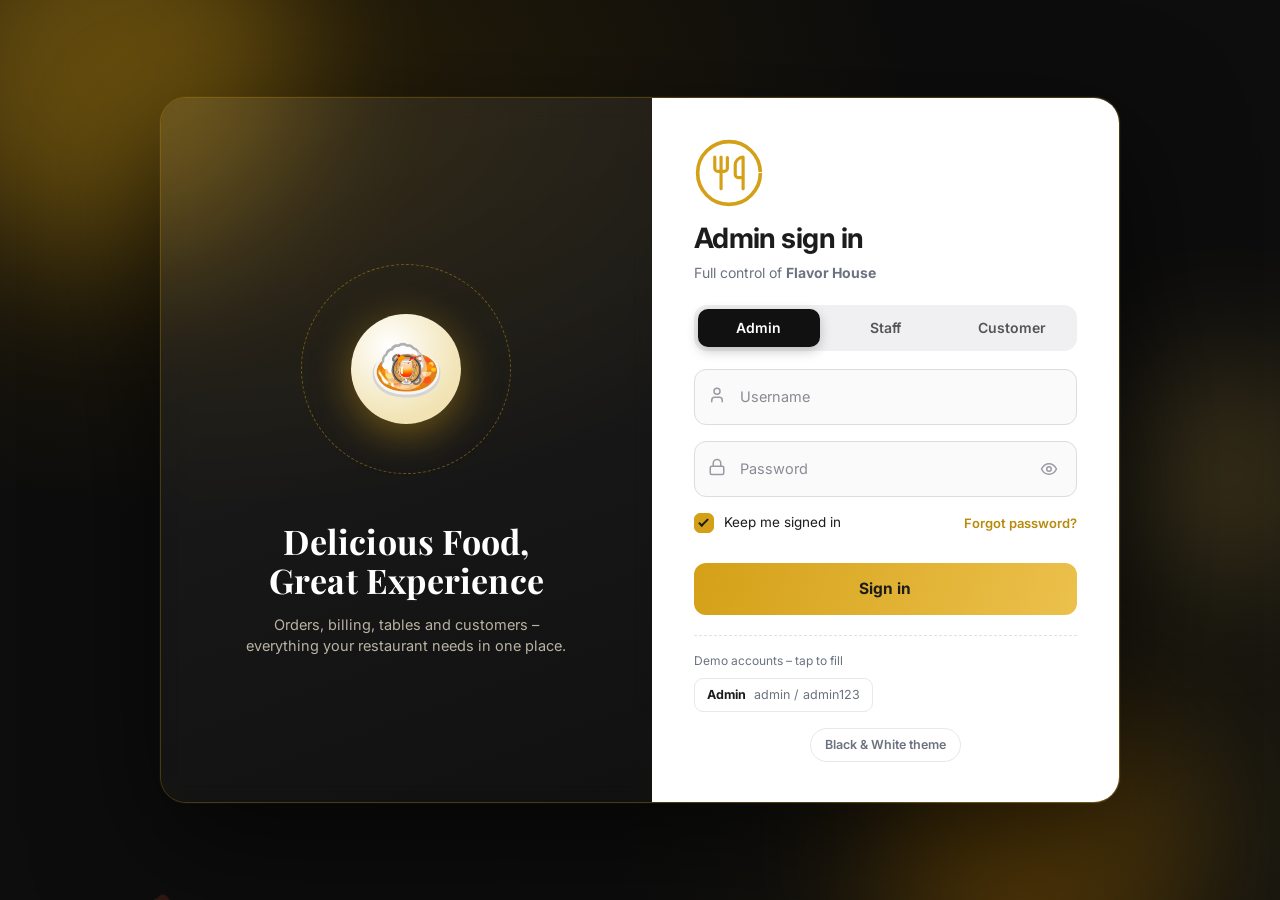
<file: index.html>
<!DOCTYPE html>
<html lang="en">

<head>
    <meta charset="UTF-8">
    <meta name="viewport" content="width=device-width, initial-scale=1, viewport-fit=cover">
    <meta name="theme-color" content="#111111" id="metaTheme">
    <meta name="mobile-web-app-capable" content="yes">
    <meta name="apple-mobile-web-app-capable" content="yes">
    <script>try { var t = localStorage.getItem("fh_theme"); if (t === "bw") document.documentElement.setAttribute("data-theme", "bw") } catch (e) { }</script>
    <title>Flavor House – Restaurant Management</title>
    <link rel="preconnect" href="https://fonts.googleapis.com">
    <link rel="preconnect" href="https://fonts.gstatic.com" crossorigin>
    <link
        href="https://fonts.googleapis.com/css2?family=Inter:wght@400;500;600;700;800&family=Playfair+Display:wght@600;700&display=swap"
        rel="stylesheet">
    <link rel="stylesheet" href="style.css">
</head>

<body>

    <!-- =====================  LOGIN  ===================== -->
    <div id="login" class="login">
        <div class="bg-orbs" aria-hidden="true"><span></span><span></span><span></span></div>
        <div class="floaters" id="floaters" aria-hidden="true"></div>

        <div class="login-shell">
            <!-- brand side -->
            <section class="login-brand">
                <div class="orbit" aria-hidden="true">
                    <div class="orbit-ring"></div>
                    <div class="orbit-center">🍛</div>
                    <span style="--i:0">🍕</span><span style="--i:1">🍔</span><span style="--i:2">🍜</span>
                    <span style="--i:3">🍰</span><span style="--i:4">🥘</span><span style="--i:5">🍹</span>
                </div>
                <h2>Delicious Food,<br>Great Experience</h2>
                <p>Orders, billing, tables and customers – everything your restaurant needs in one place.</p>
            </section>

            <!-- form side -->
            <section class="login-card" id="loginCard">
                <div class="login-logo" id="loginLogo"></div>
                <h1 id="lgTitle">Welcome back</h1>
                <p class="sub" id="lgSub">Sign in to manage <b>Flavor House</b></p>

                <div class="role-tabs" id="roleTabs" role="tablist" aria-label="Sign in as">
                    <button type="button" role="tab" data-role="admin" class="active">Admin</button>
                    <button type="button" role="tab" data-role="staff">Staff</button>
                    <button type="button" role="tab" data-role="customer">Customer</button>
                </div>

                <form id="loginForm" class="only-staff" autocomplete="on" novalidate>
                    <div class="lf-field">
                        <input id="lfUser" name="username" type="text" placeholder=" " autocomplete="username" required>
                        <label for="lfUser">Username</label>
                        <span class="lf-ic" data-ic="user"></span>
                        <i class="lf-line"></i>
                    </div>
                    <div class="lf-field">
                        <input id="lfPass" name="password" type="password" placeholder=" "
                            autocomplete="current-password" required>
                        <label for="lfPass">Password</label>
                        <span class="lf-ic" data-ic="lock"></span>
                        <button type="button" class="lf-eye" id="lfEye" aria-label="Show password"></button>
                        <i class="lf-line"></i>
                    </div>

                    <div class="lf-row">
                        <label class="check"><input type="checkbox" id="lfRemember" checked><span></span>Keep me signed
                            in</label>
                        <a href="#" id="lfForgot">Forgot password?</a>
                    </div>

                    <p class="lf-error" id="lfError" role="alert"></p>

                    <button class="login-btn" id="lfSubmit" type="submit"><span>Sign in</span><i
                            class="spin"></i></button>
                </form>

                <form id="custLoginForm" class="only-cust" autocomplete="on" novalidate>
                    <div class="lf-field">
                        <input id="clName" name="name" type="text" placeholder=" " autocomplete="name" maxlength="40">
                        <label for="clName">Your name</label>
                        <span class="lf-ic" data-ic="user"></span>
                        <i class="lf-line"></i>
                    </div>
                    <div class="lf-field">
                        <input id="clPhone" name="tel" type="tel" inputmode="numeric" maxlength="10" placeholder=" "
                            autocomplete="tel">
                        <label for="clPhone">Mobile number (10 digits)</label>
                        <span class="lf-ic" data-ic="phone"></span>
                        <i class="lf-line"></i>
                    </div>
                    <div class="lf-row">
                        <label class="check"><input type="checkbox" id="clRemember" checked><span></span>Remember me on
                            this device</label>
                    </div>
                    <p class="lf-error" id="clError" role="alert"></p>
                    <button class="login-btn" type="submit"><span>Order food &amp; book tables</span></button>
                    <button type="button" class="guest-link" id="goCust">Continue as guest</button>
                </form>

                <div class="demo-box only-staff" id="demoBox">
                    <small>Demo accounts – tap to fill</small>
                    <div>
                        <button type="button" class="demo-chip" data-demo="admin|admin123" data-for="admin"><b>Admin</b>
                            admin /
                            admin123</button>
                        <button type="button" class="demo-chip" data-demo="staff|staff123" data-for="staff"><b>Staff</b>
                            staff /
                            staff123</button>
                    </div>
                </div>
                <div class="demo-box only-cust">
                    <small>Demo customer – tap to fill</small>
                    <div><button type="button" class="demo-chip" id="demoCust"><b>Aarav</b> 9876501234</button></div>
                </div>
                <button type="button" class="theme-pill" data-action="toggle-theme" aria-label="Switch theme"><span
                        data-theme-label>Black &amp; White theme</span></button>
            </section>
        </div>
    </div>

    <!-- =====================  APP  ===================== -->
    <div id="app" class="app hidden">

        <header class="topbar">
            <div class="brand" id="topBrand"></div>
            <button class="icon-btn top-burger" data-action="toggle-sidebar" aria-label="Toggle menu" data-ic="burger"
                data-size="22"></button>

            <label class="search" aria-label="Search dishes">
                <input id="globalSearch" data-input="search" type="search" placeholder="Search dishes..."
                    autocomplete="off">
                <span data-ic="search" data-size="17"></span>
            </label>

            <div class="top-actions">
                <button class="icon-btn theme-btn" data-action="toggle-theme" aria-label="Switch theme"
                    title="Switch theme"><span data-theme-icon></span></button>
                <button class="btn gold sm book-btn" data-action="book-table"><span data-ic="calendar"
                        data-size="16"></span>Book a Table</button>
                <button class="icon-btn cart-btn" data-action="goto-cart" aria-label="Open basket">
                    <span data-ic="cart" data-size="22"></span>
                    <b class="badge-dot" id="cartBadge">0</b>
                </button>
                <div class="user-menu" id="userMenu">
                    <button class="user-btn" data-action="toggle-user" aria-haspopup="true">
                        <span class="avatar" id="userAvatar">A</span>
                        <span class="user-hi" id="userHi">Hi, Admin</span>
                        <span data-ic="chevron" data-size="16"></span>
                    </button>
                    <div class="user-drop" id="userDrop"></div>
                </div>
            </div>
        </header>

        <aside class="sidebar" id="sidebar">
            <nav id="nav"></nav>
            <div class="offer" id="offerCard"></div>
        </aside>

        <main class="main" id="main">
            <div id="view"></div>
        </main>

        <!-- mobile bottom checkout bar -->
        <div class="checkout-bar" id="checkoutBar">
            <div class="cb-total" data-action="goto-cart"><small>Total</small><b id="cbTotal">₹0</b></div>
            <button class="btn gold lg" data-action="checkout">Proceed to Pay</button>
        </div>
    </div>

    <!-- =====================  CUSTOMER SIDE  ===================== -->
    <div id="custApp" class="hidden">
        <header class="k-head">
            <h1>🍴 Flavor House</h1>
            <nav class="k-nav" aria-label="Customer menu">
                <a href="#" onclick="K.open('mBook');return false">Book Table</a>
                <a href="#" onclick="K.open('mTrack');K.track();return false">My Orders</a>
                <a href="#" onclick="K.exit();return false">Staff Login</a>
                <a href="#" id="kOut" onclick="K.signout();return false" style="display:none">Sign out</a>
            </nav>
            <button class="k-theme" data-action="toggle-theme" aria-label="Switch theme"><span
                    data-theme-icon></span></button>
            <button class="k-cartb" onclick="K.cart(1)">🛒 <span class="k-cl">Basket</span> (<span
                    id="kcn">0</span>)</button>
        </header>
        <section class="k-hero">
            <div class="k-float" aria-hidden="true">
                <span>🍕</span><span>🍛</span><span>🍜</span><span>🍰</span><span>🍹</span></div>
            <p class="k-hi" id="kHi"></p>
            <h2>Delicious Food, Great Experience</h2>
            <p>Order online for dine-in, takeaway or home delivery – or reserve your table.</p>
            <button class="k-btn" onclick="document.getElementById('kmenu').scrollIntoView({behavior:'smooth'})">Order
                Now</button>
            <button class="k-btn k-o" onclick="K.open('mBook')">Book a Table</button>
        </section>
        <div class="k-wrap" id="kmenu">
            <div class="k-tools"><input id="kq" placeholder="Search dishes..." oninput="K.draw(1)">
                <select id="kvf" onchange="K.draw(1)" style="max-width:150px">
                    <option value="">All</option>
                    <option value="v">Veg only</option>
                    <option value="n">Non-veg</option>
                </select>
            </div>
            <div class="k-chips" id="kchips"></div>
            <div class="k-grid" id="kgrid"></div>
            <p id="kmsg" style="margin-top:20px"></p>
        </div>
        <footer>© Flavor House · Open daily 11:00 AM – 10:30 PM
    <a href="developer/index.html" class="dev-credit">Website by Virendra Sharma ↗</a>
</footer>
        <div class="k-scrim" id="kscrim" onclick="K.cart(0);K.close()"></div>
        <aside class="k-drawer" id="kdrawer">
            <div class="k-dh"><span>Your Basket</span><button onclick="K.cart(0)"
                    style="background:none;font-size:20px">✕</button></div>
            <div class="k-dbody" id="kcl"></div>
            <div class="k-df" id="kcf"></div>
        </aside>

        <div class="k-modal" id="kmCo">
            <div class="k-mc">
                <h3>Checkout</h3>
                <div class="k-seg" id="ktyp"><button data-t="dine-in" class="k-on">Dine-in</button><button
                        data-t="takeaway">Takeaway</button><button data-t="delivery">Delivery</button></div>
                <div><label>Name</label><input id="kcName"></div>
                <div><label>Phone (10 digits)</label><input id="kcPh" inputmode="numeric" maxlength="10"></div>
                <div id="kfT"><label>Table</label><select id="kcTb"></select></div>
                <div id="kfA" style="display:none"><label>Delivery address</label><textarea id="kcAd"
                        rows="2"></textarea></div>
                <div><label>Cooking note (optional)</label><input id="kcNo" placeholder="Less spicy, no onion..."></div>
                <div><label>Coupon code (optional)</label><input id="kcCp" placeholder="WELCOME10 / FLAT50 / FEAST20"
                        autocapitalize="characters" oninput="K.upd()"></div>
                <div class="k-tot"><span>Subtotal</span><span id="kcS">₹0</span></div>
                <div class="k-tot" id="kcDr"><span id="kcDl">Discount</span><span id="kcDv">₹0</span></div>
                <div class="k-tot k-b"><span>Total</span><span id="kcT">₹0</span></div>
                <button class="k-btn" onclick="K.place()">Place Order (pay at restaurant / on delivery)</button>
                <button class="k-btn k-o" onclick="K.close()">Cancel</button>
            </div>
        </div>

        <div class="k-modal" id="kmBook">
            <div class="k-mc">
                <h3>Book a Table</h3>
                <div><label>Name</label><input id="kbN"></div>
                <div><label>Phone</label><input id="kbP" inputmode="numeric" maxlength="10"></div>
                <div class="k-row">
                    <div style="flex:1"><label>Date</label><input type="date" id="kbD" onchange="K.slots()"></div>
                    <div style="flex:1"><label>Time</label><select id="kbTm" onchange="K.slots()"></select></div>
                </div>
                <div><label>Guests</label><input type="number" id="kbG" min="1" max="10" value="2" oninput="K.slots()">
                </div>
                <p class="k-hint" id="kbHint"></p>
                <div><label>Special request</label><input id="kbNo"></div>
                <button class="k-btn" onclick="K.book()">Confirm Booking</button><button class="k-btn k-o"
                    onclick="K.close()">Close</button>
            </div>
        </div>

        <div class="k-modal" id="kmTrack">
            <div class="k-mc">
                <h3>My Orders &amp; Bookings</h3>
                <div class="k-row"><input id="ktP" inputmode="numeric" maxlength="10"
                        placeholder="Your phone number"><button class="k-btn" onclick="K.track()">Find</button></div>
                <div id="ktR" style="display:grid;gap:8px"></div>
                <h4 class="k-sub">My table bookings</h4>
                <div id="ktB" style="display:grid;gap:8px"></div>
                <button class="k-btn k-o" onclick="K.close()">Close</button>
            </div>
        </div>
        <button class="k-bar" id="kBar" onclick="K.cart(1)" aria-label="Open basket"><span id="kBarN">0 items</span><b
                id="kBarT">₹0</b><span>View basket ›</span></button>
        <div class="k-banner" id="kBanner"><span id="kBannerTxt"></span><button onclick="K.dismiss()">OK</button></div>
    </div>

    <div id="scrim"></div>
    <div id="modalRoot"></div>
    <div id="toasts" aria-live="polite"></div>
    <div id="printArea"></div>

    <!-- FlavorBot assistant (built in script.js) -->
    <button id="botFab" class="bot-fab" aria-label="Open help assistant" aria-expanded="false"><span
            class="bf-ic">💬</span><span class="bf-tx">Help</span></button>
    <section id="botPanel" class="bot-panel" role="dialog" aria-label="FlavorBot assistant" aria-hidden="true">
        <header class="bot-head">
            <span class="bot-av">🤖</span>
            <div><b>FlavorBot</b><small id="botSub">Ask me about the menu, orders, tables…</small></div>
            <button class="bot-x" id="botClear" aria-label="Clear chat" title="Clear chat">⟲</button>
            <button class="bot-x" id="botClose" aria-label="Close assistant">✕</button>
        </header>
        <div class="bot-msgs" id="botMsgs" aria-live="polite"></div>
        <div class="bot-chips" id="botChips"></div>
        <form class="bot-form" id="botForm" autocomplete="off">
            <input id="botInput" type="text" placeholder="Type your question… (English / हिंदी)" enterkeyhint="send"
                maxlength="200">
            <button type="submit" aria-label="Send">➤</button>
        </form>
    </section>

    <script src="script.js"></script>
</body>

</html>
</file>
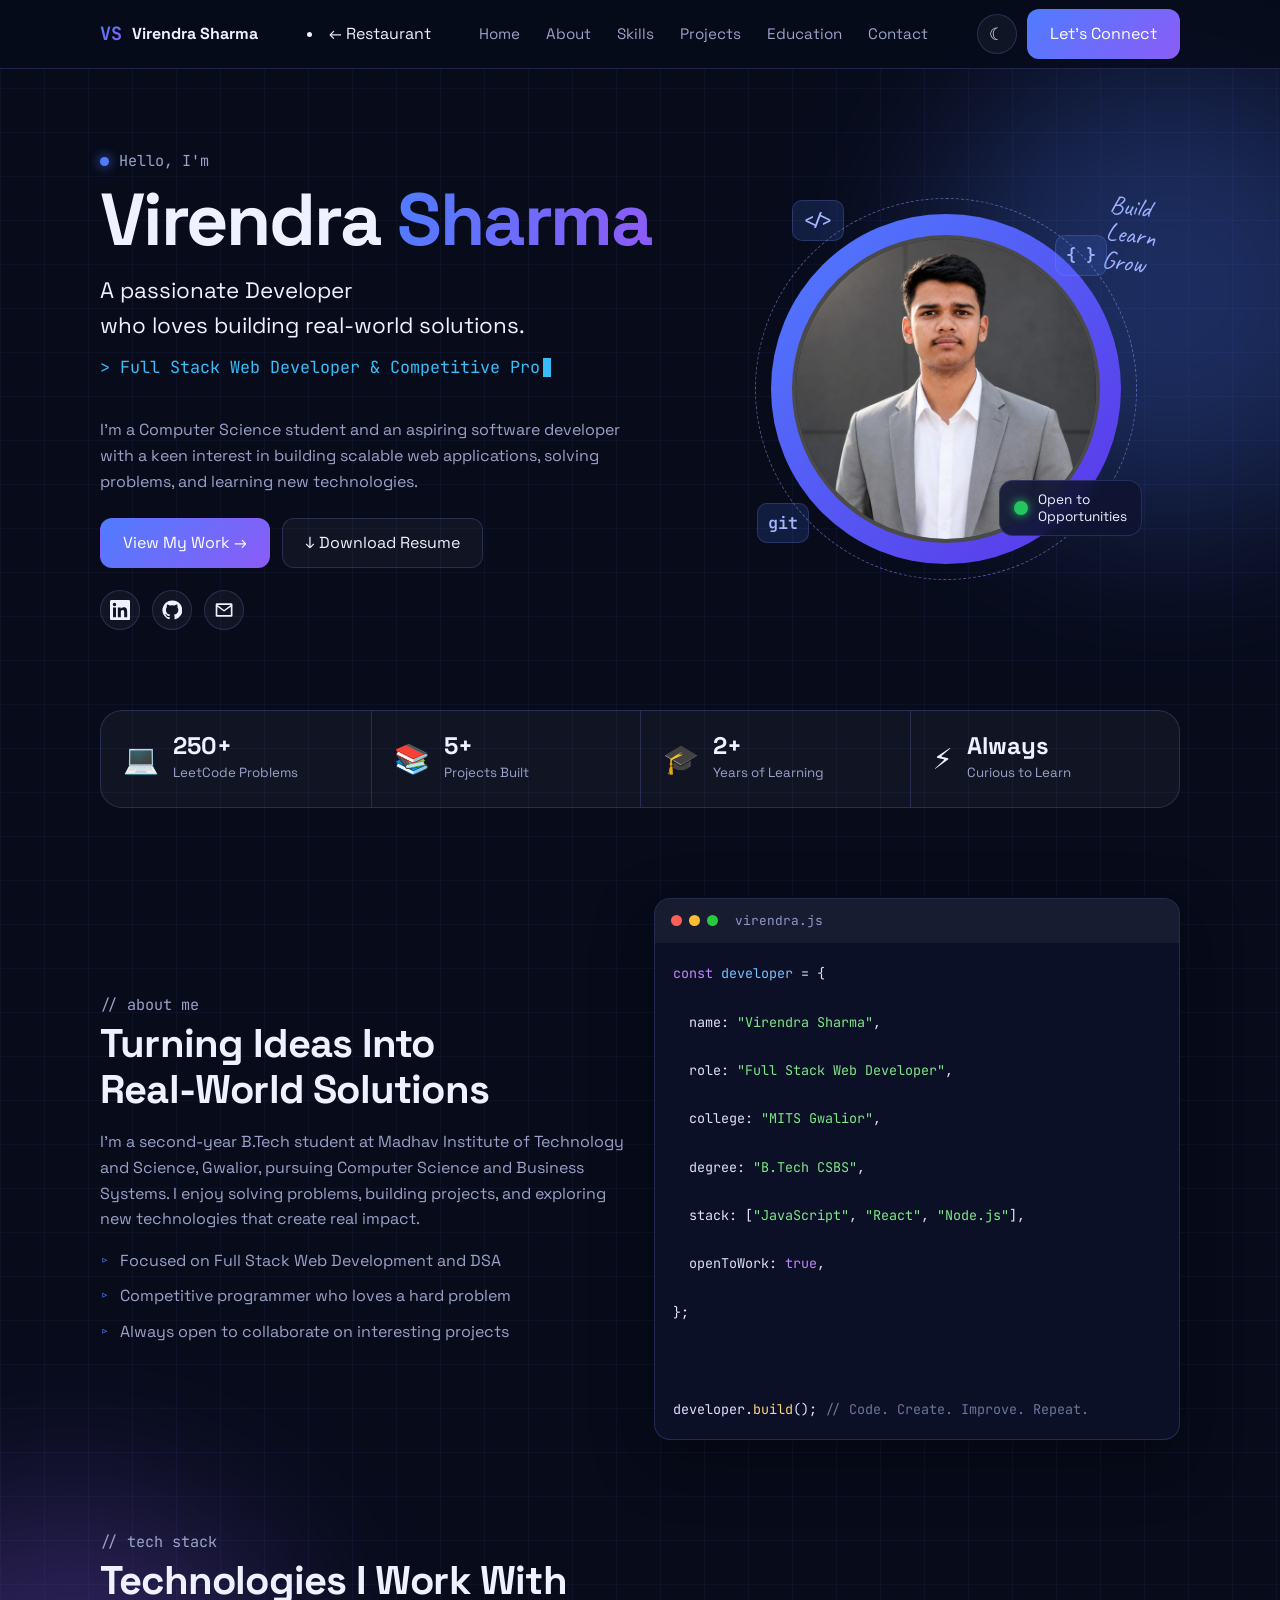
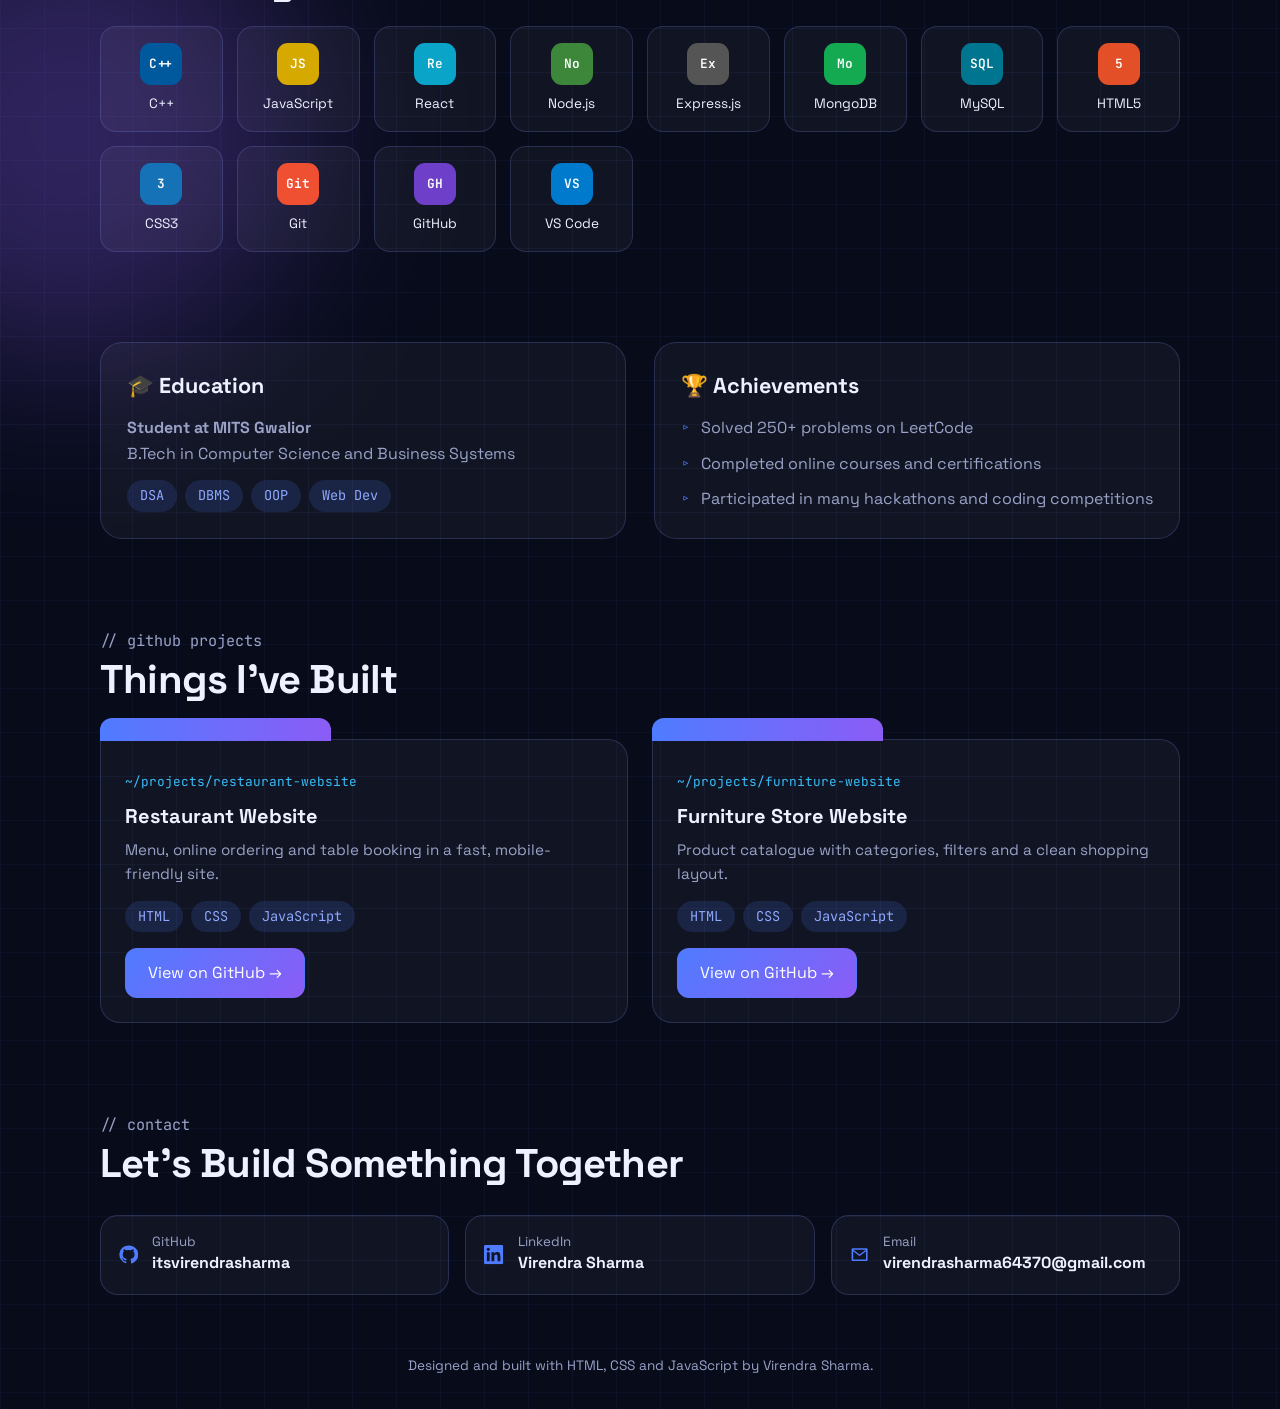
<file: developer/index.html>
<!DOCTYPE html>
<html lang="en">

<head>
    <meta charset="UTF-8">
    <meta name="viewport" content="width=device-width, initial-scale=1">
    <title>Virendra Sharma – Full Stack Web Developer</title>
    <link rel="preconnect" href="https://fonts.googleapis.com">
    <link
        href="https://fonts.googleapis.com/css2?family=Caveat:wght@600&family=JetBrains+Mono:wght@400;600&family=Space+Grotesk:wght@400;500;700&display=swap"
        rel="stylesheet">
    <link rel="stylesheet" href="style.css">
</head>

<body>

    <svg width="0" height="0" style="position:absolute" aria-hidden="true">
        <symbol id="vs-gh" viewBox="0 0 24 24">
            <path
                d="M12 .5a11.5 11.5 0 0 0-3.64 22.41c.58.1.79-.25.79-.56v-2c-3.2.7-3.88-1.37-3.88-1.37-.52-1.33-1.28-1.69-1.28-1.69-1.05-.71.08-.7.08-.7 1.15.08 1.76 1.19 1.76 1.19 1.03 1.76 2.7 1.25 3.36.96.1-.75.4-1.25.73-1.54-2.55-.29-5.24-1.28-5.24-5.69 0-1.26.45-2.28 1.19-3.09-.12-.29-.52-1.46.11-3.05 0 0 .97-.31 3.17 1.18a11 11 0 0 1 5.78 0c2.2-1.49 3.17-1.18 3.17-1.18.63 1.59.23 2.76.11 3.05.74.81 1.19 1.83 1.19 3.09 0 4.42-2.69 5.39-5.25 5.68.41.36.78 1.06.78 2.14v3.17c0 .31.21.67.8.56A11.5 11.5 0 0 0 12 .5z" />
        </symbol>
        <symbol id="vs-in" viewBox="0 0 24 24">
            <path
                d="M20.45 20.45h-3.56v-5.57c0-1.33-.03-3.04-1.85-3.04-1.86 0-2.14 1.45-2.14 2.94v5.67H9.34V9h3.41v1.56h.05c.48-.9 1.64-1.85 3.37-1.85 3.6 0 4.27 2.37 4.27 5.46v6.28zM5.34 7.43a2.07 2.07 0 1 1 0-4.14 2.07 2.07 0 0 1 0 4.14zM7.12 20.45H3.56V9h3.56v11.45zM22.22 0H1.77C.79 0 0 .77 0 1.73v20.54C0 23.23.79 24 1.77 24h20.45c.98 0 1.78-.77 1.78-1.73V1.73C24 .77 23.2 0 22.22 0z" />
        </symbol>
        <symbol id="vs-ml" viewBox="0 0 24 24">
            <path
                d="M2 5.5A1.5 1.5 0 0 1 3.5 4h17A1.5 1.5 0 0 1 22 5.5v13a1.5 1.5 0 0 1-1.5 1.5h-17A1.5 1.5 0 0 1 2 18.5v-13zm2.2.5L12 11.9 19.8 6H4.2zM20 7.9l-7.4 5.6a1 1 0 0 1-1.2 0L4 7.9V18h16V7.9z" />
        </symbol>
    </svg>

    <div class="vs-dev" id="vs-home">
        <div class="vs-glow g1"></div>
        <div class="vs-glow g2"></div>

        <nav class="vs-nav">
            <div class="vs-w">
                <a class="vs-logo" href="#vs-home"><b>VS</b> Virendra Sharma</a>
                  <li><a href="../index.html">← Restaurant</a></li>
                <ul id="vsMenu">
                    <li><a href="#vs-home">Home</a></li>
                    <li><a href="#vs-about">About</a></li>
                    <li><a href="#vs-skills">Skills</a></li>
                    <li><a href="#vs-projects">Projects</a></li>
                    <li><a href="#vs-edu">Education</a></li>
                    <li><a href="#vs-contact">Contact</a></li>
                </ul>
                <div class="vs-tools">
                    <button class="vs-ic" id="vsTheme" aria-label="Toggle light and dark theme">☾</button>
                    <a class="vs-btn p vs-cta" href="#vs-contact">Let's Connect</a>
                    <button class="vs-ic vs-burger" id="vsBurger" aria-label="Open menu">☰</button>
                </div>
            </div>
        </nav>

        <div class="vs-w">
            <header class="vs-hero">
                <div>
                    <div class="vs-hi"><span class="vs-dot"></span>Hello, I'm</div>
                    <h1>Virendra <span class="vs-grad">Sharma</span></h1>
                    <p class="vs-lead">A passionate Developer<br>who loves building real-world solutions.</p>
                    <p class="vs-role" id="vsRole" aria-label="Full Stack Web Developer and Competitive Programmer"></p>
                    <p class="vs-p">I'm a Computer Science student and an aspiring software developer with a keen
                        interest in building scalable web applications, solving problems, and learning new technologies.
                    </p>
                    <div class="vs-row">
                        <a class="vs-btn p" href="#vs-projects">View My Work →</a>
                        <a class="vs-btn" href="resume.pdf" download>↓ Download Resume</a>
                    </div>
                    <div class="vs-soc">
                        <a class="vs-ic" href="https://www.linkedin.com/in/virendra-sharma-8754a2375" target="_blank"
                            rel="noopener" aria-label="LinkedIn"><svg class="i">
                                <use href="#vs-in" />
                            </svg></a>
                        <a class="vs-ic" href="https://github.com/itsvirendrasharma" target="_blank" rel="noopener"
                            aria-label="GitHub"><svg class="i">
                                <use href="#vs-gh" />
                            </svg></a>
                        <a class="vs-ic" href="mailto:virendrasharma64370@gmail.com" aria-label="Email"><svg class="i">
                                <use href="#vs-ml" />
                            </svg></a>
                    </div>
                </div>

                <div class="vs-photo" id="vsPhoto">
                    <div class="vs-disc"></div>
                    <div class="vs-ring"></div>
                    <div class="vs-pic" id="vsPic"><img
                            src="[data-uri]"
                            alt="Virendra Sharma"></div>
                    <div class="vs-hand">Build<br>Learn<br>Grow</div>
                    <div class="vs-fc c1">&lt;/&gt;</div>
                    <div class="vs-fc c2">{ }</div>
                    <div class="vs-fc c3">git</div>
                   <!-- <div class="vs-bd b1"><span style="font-size:1.6rem">🧩</span><span><b>200+</b>LeetCode
                            Problems</span></div>-->
                    <div class="vs-bd b2"><span class="g"></span><span>Open to<br>Opportunities</span></div>
                </div>
            </header>

            <div class="vs-stats vs-rv">
                <div class="vs-st"><em>💻</em>
                    <div><strong><span data-n="250">0</span>+</strong><small>LeetCode Problems</small></div>
                </div>
                <div class="vs-st"><em>📚</em>
                    <div><strong><span data-n="5">0</span>+</strong><small>Projects Built</small></div>
                </div>
                <div class="vs-st"><em>🎓</em>
                    <div><strong><span data-n="2">0</span>+</strong><small>Years of Learning</small></div>
                </div>
                <div class="vs-st"><em>⚡</em>
                    <div><strong>Always</strong><small>Curious to Learn</small></div>
                </div>
            </div>

            <section class="vs-sec" id="vs-about">
                <div class="vs-two">
                    <div class="vs-rv">
                        <div class="vs-hi">// about me</div>
                        <h2>Turning Ideas Into<br>Real-World Solutions</h2>
                        <p>I'm a second-year B.Tech student at Madhav Institute of Technology and Science, Gwalior,
                            pursuing Computer Science and Business Systems. I enjoy solving problems, building projects,
                            and exploring new technologies that create real impact.</p>
                        <ul class="vs-ul">
                            <li>Focused on Full Stack Web Development and DSA</li>
                            <li>Competitive programmer who loves a hard problem</li>
                            <li>Always open to collaborate on interesting projects</li>
                        </ul>
                    </div>
                    <div class="vs-win vs-rv">
                        <div class="vs-bar"><i></i><i></i><i></i><span>virendra.js</span></div>
                        <pre class="vs-code"
                            id="vsCode"><span class="l" style="--i:0"><span class="k">const</span> <span class="q">developer</span> = {</span>
<span class="l" style="--i:1">  name: <span class="s">"Virendra Sharma"</span>,</span>
<span class="l" style="--i:2">  role: <span class="s">"Full Stack Web Developer"</span>,</span>
<span class="l" style="--i:3">  college: <span class="s">"MITS Gwalior"</span>,</span>
<span class="l" style="--i:4">  degree: <span class="s">"B.Tech CSBS"</span>,</span>
<span class="l" style="--i:5">  stack: [<span class="s">"JavaScript"</span>, <span class="s">"React"</span>, <span class="s">"Node.js"</span>],</span>
<span class="l" style="--i:6">  openToWork: <span class="k">true</span>,</span>
<span class="l" style="--i:7">};</span>
<span class="l" style="--i:8"> </span>
<span class="l" style="--i:9">developer.<span class="f">build</span>(); <span class="c">// Code. Create. Improve. Repeat.</span></span></pre>
                    </div>
                </div>
            </section>

            <section class="vs-sec" id="vs-skills">
                <div class="vs-hi vs-rv">// tech stack</div>
                <h2 class="vs-rv">Technologies I Work With</h2>
                <div class="vs-tech" id="vsTech"></div>
            </section>

            <section class="vs-sec" id="vs-edu">
                <div class="vs-two" style="align-items:stretch">
                    <article class="vs-card vs-rv">
                        <h3>🎓 Education</h3>
                        <p style="margin:0"><strong>Student at MITS Gwalior</strong></p>
                        <p style="margin:0">B.Tech in Computer Science and Business Systems</p>
                        <div class="vs-chips"><span>DSA</span><span>DBMS</span><span>OOP</span><span>Web Dev</span>
                        </div>
                    </article>
                    <article class="vs-card vs-rv">
                        <h3>🏆 Achievements</h3>
                        <!-- Edit these with your real achievements -->
                        <ul class="vs-ul" style="margin:0">
                            <li>Solved 250+ problems on LeetCode</li>
                            <li>Completed online courses and certifications</li>
                            <li>Participated in many hackathons and coding competitions</li>
                        </ul>
                    </article>
                </div>
            </section>

            <section class="vs-sec" id="vs-projects">
                <div class="vs-hi vs-rv">// github projects</div>
                <h2 class="vs-rv">Things I've Built</h2>
                <div class="vs-folders">
                    <article class="vs-fold vs-rv">
                        <code>~/projects/restaurant-website</code>
                        <h3>Restaurant Website</h3>
                        <p>Menu, online ordering and table booking in a fast, mobile-friendly site.</p>
                        <div class="vs-chips" style="margin:0 0 16px">
                            <span>HTML</span><span>CSS</span><span>JavaScript</span></div>
                        <a class="vs-btn p" href="https://github.com/itsvirendrasharma" target="_blank"
                            rel="noopener">View on GitHub →</a>
                    </article>
                    <article class="vs-fold vs-rv">
                        <code>~/projects/furniture-website</code>
                        <h3>Furniture Store Website</h3>
                        <p>Product catalogue with categories, filters and a clean shopping layout.</p>
                        <div class="vs-chips" style="margin:0 0 16px">
                            <span>HTML</span><span>CSS</span><span>JavaScript</span></div>
                        <a class="vs-btn p" href="https://github.com/itsvirendrasharma" target="_blank"
                            rel="noopener">View on GitHub →</a>
                    </article>
                </div>
            </section>

            <section class="vs-sec" id="vs-contact">
                <div class="vs-hi vs-rv">// contact</div>
                <h2 class="vs-rv">Let's Build Something Together</h2>
                <div class="vs-links">
                    <a class="vs-link vs-rv" href="https://github.com/itsvirendrasharma" target="_blank"
                        rel="noopener"><svg class="i">
                            <use href="#vs-gh" />
                        </svg><span><small>GitHub</small><strong>itsvirendrasharma</strong></span></a>
                    <a class="vs-link vs-rv" href="https://www.linkedin.com/in/virendra-sharma-8754a2375"
                        target="_blank" rel="noopener"><svg class="i">
                            <use href="#vs-in" />
                        </svg><span><small>LinkedIn</small><strong>Virendra Sharma</strong></span></a>
                    <a class="vs-link vs-rv" href="mailto:virendrasharma64370@gmail.com"><svg class="i">
                            <use href="#vs-ml" />
                        </svg><span><small>Email</small><strong>virendrasharma64370@gmail.com</strong></span></a>
                </div>
            </section>

            <p class="vs-foot">Designed and built with HTML, CSS and JavaScript by Virendra Sharma.</p>
        </div>
    </div>

<script src="script.js"></script>
</body>

</html>
</file>
<file: style.css>
/* ==========================================================================
   FLAVOR HOUSE  –  stylesheet
   Palette: gold #D4A017 · charcoal #1C1C1C · light grey #F5F5F5 · white
            veg green #28A745 · non-veg red #DC3545
   ========================================================================== */
:root {
    --gold: #D4A017;
    --gold-d: #B88A0E;
    --gold-soft: #FBF3D9;
    --ink: #1C1C1C;
    --shell: #121212;
    --bg: #F5F5F5;
    --line: #E8E8EB;
    --muted: #6B7280;
    --green: #28A745;
    --red: #DC3545;
    --amber: #E8A317;
    --radius: 14px;
    --sbw: 232px;
    --font: 'Inter', system-ui, -apple-system, 'Segoe UI', Roboto, sans-serif;
    --serif: 'Playfair Display', Georgia, 'Times New Roman', serif;
}

*,
*::before,
*::after {
    box-sizing: border-box;
}

html,
body {
    height: 100%;
}

body {
    margin: 0;
    font-family: var(--font);
    font-size: 14px;
    line-height: 1.45;
    color: var(--ink);
    background: var(--shell);
    -webkit-font-smoothing: antialiased;
    overflow: hidden;
}

h1,
h2,
h3,
h4,
p {
    margin: 0;
}

button,
input,
select,
textarea {
    font: inherit;
    color: inherit;
}

button {
    cursor: pointer;
}

a {
    color: inherit;
    text-decoration: none;
}

.hidden {
    display: none !important;
}

.muted {
    color: var(--muted);
}

.ic {
    flex: none;
    display: block;
}

:focus-visible {
    outline: 2px solid var(--gold);
    outline-offset: 2px;
}

body.modal-open {
    overflow: hidden;
}

.only-mobile {
    display: none;
}

/* ---------- buttons ---------- */
.btn {
    display: inline-flex;
    align-items: center;
    justify-content: center;
    gap: 8px;
    height: 42px;
    padding: 0 18px;
    border-radius: 10px;
    border: 1.5px solid transparent;
    font-weight: 600;
    font-size: 14px;
    white-space: nowrap;
    transition: background .15s, transform .1s, box-shadow .15s, border-color .15s;
}

.btn:active:not(:disabled) {
    transform: translateY(1px);
}

.btn:disabled {
    opacity: .5;
    cursor: not-allowed;
}

.btn.sm {
    height: 36px;
    padding: 0 14px;
    font-size: 13px;
}

.btn.xs {
    height: 30px;
    padding: 0 11px;
    font-size: 12px;
    border-radius: 8px;
}

.btn.lg {
    height: 48px;
    font-size: 15px;
    padding: 0 24px;
}

.btn.block {
    width: 100%;
}

.btn.gold {
    background: var(--gold);
    color: var(--ink);
}

.btn.gold:hover:not(:disabled) {
    background: #E2AE1F;
    box-shadow: 0 6px 16px rgba(212, 160, 23, .35);
}

.btn.dark {
    background: var(--ink);
    color: #fff;
}

.btn.dark:hover:not(:disabled) {
    background: #333;
}

.btn.outline {
    background: #fff;
    border-color: var(--line);
    color: var(--ink);
}

.btn.outline:hover:not(:disabled) {
    border-color: var(--gold);
    background: var(--gold-soft);
}

.btn.outline.red,
.btn.red {
    color: var(--red);
}

.btn.outline.red:hover:not(:disabled) {
    border-color: var(--red);
    background: #FDECEE;
}

.btn.ghost {
    background: transparent;
    color: var(--muted);
}

.btn.ghost:hover {
    background: var(--bg);
    color: var(--ink);
}

.btn.danger {
    background: var(--red);
    color: #fff;
}

.btn.danger:hover {
    background: #c22d3b;
}

.btn .spin,
.login-btn .spin {
    display: none;
}

.btn.loading span {
    opacity: 0;
}

.btn.loading,
.login-btn.loading {
    position: relative;
    pointer-events: none;
}

.btn.loading .spin,
.login-btn.loading .spin {
    display: block;
    position: absolute;
    width: 20px;
    height: 20px;
    border-radius: 50%;
    border: 3px solid rgba(0, 0, 0, .2);
    border-top-color: var(--ink);
    animation: spin .7s linear infinite;
}

.login-btn.loading .spin {
    border-color: rgba(255, 255, 255, .3);
    border-top-color: #fff;
}

@keyframes spin {
    to {
        transform: rotate(360deg);
    }
}

.link {
    background: none;
    border: 0;
    padding: 0;
    font-weight: 600;
    font-size: 13px;
    color: var(--gold-d);
}

.link:hover {
    text-decoration: underline;
}

.link.danger {
    color: var(--red);
}

.icon-btn {
    position: relative;
    display: inline-grid;
    place-items: center;
    width: 40px;
    height: 40px;
    flex: none;
    border: 0;
    border-radius: 10px;
    background: transparent;
    color: #fff;
    transition: background .15s;
}

.icon-btn:hover {
    background: #2a2a2a;
}

.icon-btn.dark {
    color: var(--ink);
    width: 34px;
    height: 34px;
}

.icon-btn.dark:hover:not(:disabled) {
    background: #EFEFEF;
}

.icon-btn.dark.red:hover {
    background: #FDECEE;
    color: var(--red);
}

.icon-btn:disabled {
    opacity: .35;
    cursor: not-allowed;
}

/* ---------- form controls ---------- */
.field {
    display: block;
    margin-bottom: 14px;
    min-width: 0;
}

.field>label {
    display: block;
    margin-bottom: 6px;
    font-size: 12.5px;
    font-weight: 600;
    color: #3b3b40;
}

.field small,
label small {
    font-weight: 400;
    color: var(--muted);
}

input[type="text"],
input[type="search"],
input[type="number"],
input[type="email"],
input[type="date"],
input[type="password"],
input:not([type]),
select,
textarea {
    width: 100%;
    height: 42px;
    padding: 0 12px;
    background: #fff;
    border: 1.5px solid #DCDCE1;
    border-radius: 10px;
    outline: 0;
    transition: border-color .15s, box-shadow .15s;
}

textarea {
    height: auto;
    padding: 10px 12px;
    resize: vertical;
}

select {
    appearance: none;
    padding-right: 34px;
    background: #fff url("data:image/svg+xml,%3Csvg xmlns='http://www.w3.org/2000/svg' width='16' height='16' viewBox='0 0 24 24' fill='none' stroke='%236B7280' stroke-width='2.2' stroke-linecap='round' stroke-linejoin='round'%3E%3Cpath d='m6 9 6 6 6-6'/%3E%3C/svg%3E") no-repeat right 10px center;
}

input:focus,
select:focus,
textarea:focus {
    border-color: var(--gold);
    box-shadow: 0 0 0 3px rgba(212, 160, 23, .2);
}

::placeholder {
    color: #A0A0A8;
}

.row {
    display: grid;
    grid-template-columns: 1fr 1fr;
    gap: 12px;
}

.row3 {
    display: grid;
    grid-template-columns: 1.2fr 1fr .8fr;
    gap: 12px;
}

.hint {
    font-size: 12.5px;
    color: var(--muted);
    margin: 4px 0 12px;
}

.check {
    display: flex;
    align-items: center;
    gap: 10px;
    margin: 6px 0 14px;
    font-size: 13.5px;
    cursor: pointer;
    user-select: none;
}

.check input {
    position: absolute;
    opacity: 0;
    pointer-events: none;
}

.check span {
    width: 20px;
    height: 20px;
    flex: none;
    border-radius: 6px;
    border: 1.5px solid #C8C8CF;
    display: grid;
    place-items: center;
    transition: .15s;
    background: #fff;
}

.check input:checked+span {
    background: var(--gold);
    border-color: var(--gold);
}

.check input:checked+span::after {
    content: "";
    width: 5px;
    height: 10px;
    border: solid var(--ink);
    border-width: 0 2.2px 2.2px 0;
    transform: rotate(45deg) translate(-1px, -1px);
}

.check input:focus-visible+span {
    outline: 2px solid var(--gold);
    outline-offset: 2px;
}

.radio-seg {
    display: flex;
    gap: 8px;
}

.radio-seg label {
    flex: 1;
    cursor: pointer;
}

.radio-seg input {
    position: absolute;
    opacity: 0;
}

.radio-seg span {
    display: flex;
    align-items: center;
    justify-content: center;
    gap: 8px;
    height: 42px;
    border: 1.5px solid #DCDCE1;
    border-radius: 10px;
    font-weight: 500;
    transition: .15s;
}

.radio-seg input:checked+span {
    border-color: var(--gold);
    background: var(--gold-soft);
    font-weight: 600;
}

.radio-seg input:focus-visible+span {
    outline: 2px solid var(--gold);
    outline-offset: 2px;
}

/* veg / non-veg marks */
.dot {
    display: inline-block;
    width: 11px;
    height: 11px;
    border-radius: 50%;
    flex: none;
    vertical-align: middle;
}

.dot.veg {
    background: var(--green);
    box-shadow: 0 0 0 2px #fff, 0 0 0 3px var(--green);
    margin: 0 3px;
}

.dot.nonveg {
    background: var(--red);
    box-shadow: 0 0 0 2px #fff, 0 0 0 3px var(--red);
    margin: 0 3px;
}

/* ---------- badges ---------- */
.badge {
    display: inline-block;
    padding: 3px 10px;
    border-radius: 20px;
    font-size: 12px;
    font-weight: 600;
    white-space: nowrap;
    background: #eee;
    color: #444;
}

.st-pending {
    background: #FFF1CC;
    color: #8A5B00;
}

.st-preparing {
    background: #E3EEFF;
    color: #1D4ED8;
}

.st-ready {
    background: #EDE5FF;
    color: #6D28D9;
}

.st-completed {
    background: #E0F5E6;
    color: #17703A;
}

.st-cancelled {
    background: #FDE6E8;
    color: #B4232F;
}

.bk-confirmed {
    background: #E3EEFF;
    color: #1D4ED8;
}

.bk-completed {
    background: #E0F5E6;
    color: #17703A;
}

.bk-cancelled {
    background: #FDE6E8;
    color: #B4232F;
}

.m-cash {
    background: #E0F5E6;
    color: #17703A;
}

.m-card {
    background: #E3EEFF;
    color: #1D4ED8;
}

.m-upi {
    background: #EDE5FF;
    color: #6D28D9;
}

.tier-gold {
    background: var(--gold-soft);
    color: #8A6200;
}

.tier-silver {
    background: #EAEAEE;
    color: #4B4B55;
}

.tier-reg {
    background: #F3F3F5;
    color: #6B7280;
}

.role-badge {
    padding: 2px 9px;
    border-radius: 20px;
    font-size: 11.5px;
    font-weight: 600;
}

.role-badge.admin {
    background: var(--gold-soft);
    color: #8A6200;
}

.role-badge.staff {
    background: #E3EEFF;
    color: #1D4ED8;
}

/* ---------- toasts ---------- */
#toasts {
    position: fixed;
    right: 20px;
    bottom: 20px;
    z-index: 300;
    display: flex;
    flex-direction: column;
    gap: 10px;
    pointer-events: none;
}

.toast {
    display: flex;
    align-items: center;
    gap: 10px;
    min-width: 240px;
    max-width: 360px;
    padding: 12px 16px;
    border-radius: 12px;
    background: var(--ink);
    color: #fff;
    box-shadow: 0 12px 30px rgba(0, 0, 0, .3);
    animation: toastIn .3s cubic-bezier(.2, .9, .3, 1.2);
    font-size: 13.5px;
}

.toast .t-ic {
    display: grid;
    place-items: center;
    width: 24px;
    height: 24px;
    border-radius: 50%;
    background: var(--green);
    flex: none;
}

.toast.error .t-ic {
    background: var(--red);
}

.toast.out {
    opacity: 0;
    transform: translateY(8px);
    transition: .3s;
}

@keyframes toastIn {
    from {
        opacity: 0;
        transform: translateY(14px) scale(.96);
    }
}

/* ---------- modal ---------- */
#modalRoot:empty {
    display: none;
}

.backdrop {
    position: fixed;
    inset: 0;
    z-index: 200;
    display: grid;
    place-items: center;
    padding: 16px;
    background: rgba(10, 10, 10, .6);
    backdrop-filter: blur(3px);
    animation: fade .2s;
}

.modal {
    width: min(600px, 100%);
    max-height: calc(100dvh - 32px);
    display: flex;
    flex-direction: column;
    background: #fff;
    color: var(--ink);
    border-radius: 18px;
    overflow: hidden;
    box-shadow: 0 30px 80px rgba(0, 0, 0, .45);
    animation: pop .28s cubic-bezier(.2, .9, .3, 1.15);
}

.modal.sm {
    width: min(430px, 100%);
}

.modal.lg {
    width: min(880px, 100%);
}

.m-head {
    display: flex;
    align-items: center;
    justify-content: space-between;
    padding: 16px 16px 14px 22px;
    border-bottom: 1px solid var(--line);
}

.m-head h3 {
    font-size: 18px;
}

.m-body {
    padding: 18px 22px 0;
    overflow: auto;
}

.m-foot {
    position: sticky;
    bottom: 0;
    z-index: 2;
    display: flex;
    justify-content: flex-end;
    align-items: center;
    gap: 10px;
    margin-top: 16px;
    padding: 14px 0 18px;
    background: #fff;
    border-top: 1px solid var(--line);
}

.confirm-msg {
    font-size: 14.5px;
    line-height: 1.55;
    color: #3b3b40;
}

@keyframes fade {
    from {
        opacity: 0;
    }
}

@keyframes pop {
    from {
        opacity: 0;
        transform: translateY(18px) scale(.97);
    }
}

/* ==========================================================================
   LOGIN
   ========================================================================== */
.login {
    position: fixed;
    inset: 0;
    z-index: 100;
    display: grid;
    place-items: center;
    padding: 18px;
    overflow: auto;
    background: radial-gradient(1200px 700px at 15% 10%, #2a2008 0%, transparent 60%), radial-gradient(900px 600px at 90% 90%, #1d1a10 0%, transparent 60%), #0d0d0d;
}

.login.leaving {
    animation: loginOut .65s cubic-bezier(.6, 0, .8, .4) forwards;
}

@keyframes loginOut {
    to {
        opacity: 0;
        transform: scale(1.08);
        filter: blur(6px);
    }
}

.bg-orbs span {
    position: absolute;
    border-radius: 50%;
    filter: blur(70px);
    opacity: .5;
    animation: drift 14s ease-in-out infinite alternate;
}

.bg-orbs span:nth-child(1) {
    width: 380px;
    height: 380px;
    background: #D4A017;
    top: -120px;
    left: -80px;
    opacity: .35;
}

.bg-orbs span:nth-child(2) {
    width: 300px;
    height: 300px;
    background: #8c5a00;
    bottom: -100px;
    right: 8%;
    animation-delay: -5s;
}

.bg-orbs span:nth-child(3) {
    width: 220px;
    height: 220px;
    background: #f1c54b;
    top: 40%;
    right: -60px;
    opacity: .2;
    animation-delay: -9s;
}

@keyframes drift {
    to {
        transform: translate(60px, 40px) scale(1.15);
    }
}

.floaters {
    position: absolute;
    inset: 0;
    overflow: hidden;
    pointer-events: none;
}

.floaters span {
    position: absolute;
    bottom: -60px;
    opacity: .16;
    filter: saturate(.8);
    animation: floatUp linear infinite;
}

@keyframes floatUp {
    from {
        transform: translateY(0) rotate(0);
    }

    to {
        transform: translateY(-115vh) rotate(360deg);
    }
}

.login-shell {
    position: relative;
    z-index: 1;
    display: grid;
    grid-template-columns: 1.05fr 1fr;
    width: min(960px, 100%);
    min-height: 560px;
    border-radius: 26px;
    overflow: hidden;
    border: 1px solid rgba(212, 160, 23, .3);
    box-shadow: 0 40px 120px rgba(0, 0, 0, .6), 0 0 0 1px rgba(255, 255, 255, .03);
    animation: rise .9s cubic-bezier(.2, .8, .2, 1) both;
}

.login.entering .login-shell {
    animation: rise .9s cubic-bezier(.2, .8, .2, 1) both;
}

@keyframes rise {
    from {
        opacity: 0;
        transform: translateY(40px) scale(.96);
    }
}

.login-brand {
    position: relative;
    display: flex;
    flex-direction: column;
    justify-content: center;
    align-items: center;
    text-align: center;
    gap: 14px;
    padding: 40px 36px;
    color: #fff;
    background: linear-gradient(160deg, rgba(255, 255, 255, .07), rgba(255, 255, 255, .02));
    backdrop-filter: blur(10px);
}

.login-brand h2 {
    font-family: var(--serif);
    font-size: 34px;
    line-height: 1.15;
    color: #fff;
    letter-spacing: .2px;
}

.login-brand p {
    max-width: 340px;
    color: #b9b3a3;
    font-size: 14.5px;
}

.orbit {
    position: relative;
    width: 250px;
    height: 250px;
    margin-bottom: 14px;
}

.orbit-ring {
    position: absolute;
    inset: 20px;
    border-radius: 50%;
    border: 1.5px dashed rgba(212, 160, 23, .45);
    animation: spin 40s linear infinite;
}

.orbit-center {
    position: absolute;
    inset: 70px;
    display: grid;
    place-items: center;
    font-size: 62px;
    border-radius: 50%;
    background: radial-gradient(circle at 35% 30%, #fff, #f1e3b4 70%);
    box-shadow: 0 10px 40px rgba(212, 160, 23, .45);
    animation: bob 4s ease-in-out infinite;
}

@keyframes bob {
    50% {
        transform: translateY(-8px);
    }
}

.orbit span {
    position: absolute;
    top: 50%;
    left: 50%;
    width: 42px;
    height: 42px;
    margin: -21px 0 0 -21px;
    display: grid;
    place-items: center;
    font-size: 28px;
    border-radius: 50%;
    background: rgba(255, 255, 255, .1);
    animation: orbit 18s linear infinite;
    animation-delay: calc(var(--i) * -3s);
}

@keyframes orbit {
    from {
        transform: rotate(0) translateX(112px) rotate(0);
    }

    to {
        transform: rotate(360deg) translateX(112px) rotate(-360deg);
    }
}

.login-card {
    background: #fff;
    color: var(--ink);
    padding: 40px 42px;
    display: flex;
    flex-direction: column;
    justify-content: center;
}

.login-card.shake {
    animation: shake .45s;
}

@keyframes shake {

    20%,
    60% {
        transform: translateX(-9px);
    }

    40%,
    80% {
        transform: translateX(9px);
    }
}

.login-logo {
    width: 70px;
    height: 70px;
    margin-bottom: 10px;
}

.logo-svg.draw circle,
.logo-svg.draw path {
    stroke-dasharray: 1;
    stroke-dashoffset: 1;
    animation: draw 1.8s .3s ease forwards;
}

.logo-svg.draw path {
    animation-delay: .9s;
}

@keyframes draw {
    to {
        stroke-dashoffset: 0;
    }
}

.login-card h1 {
    font-size: 28px;
    letter-spacing: -.02em;
}

.login-card .sub {
    margin: 4px 0 22px;
    color: var(--muted);
}

.lf-field {
    position: relative;
    margin-bottom: 16px;
}

.lf-field input {
    height: 56px;
    padding: 20px 46px 4px 46px;
    border-radius: 12px;
    background: #FAFAFB;
}

.lf-field label {
    position: absolute;
    left: 46px;
    top: 17px;
    color: #8a8a93;
    font-size: 14.5px;
    pointer-events: none;
    transition: .18s ease;
    transform-origin: left;
}

.lf-field input:focus+label,
.lf-field input:not(:placeholder-shown)+label {
    top: 7px;
    font-size: 11.5px;
    color: var(--gold-d);
    font-weight: 600;
}

.lf-ic {
    position: absolute;
    left: 14px;
    top: 17px;
    color: #9a9aa3;
    transition: color .2s;
}

.lf-field:focus-within .lf-ic {
    color: var(--gold);
}

.lf-line {
    position: absolute;
    left: 12px;
    right: 12px;
    bottom: 0;
    height: 2.5px;
    border-radius: 2px;
    background: var(--gold);
    transform: scaleX(0);
    transition: transform .3s;
}

.lf-field:focus-within .lf-line {
    transform: scaleX(1);
}

.lf-eye {
    position: absolute;
    right: 8px;
    top: 8px;
    width: 40px;
    height: 40px;
    display: grid;
    place-items: center;
    border: 0;
    background: transparent;
    color: #9a9aa3;
    border-radius: 10px;
}

.lf-eye:hover {
    color: var(--ink);
    background: #eee;
}

.lf-row {
    display: flex;
    align-items: center;
    justify-content: space-between;
    margin: 2px 0 6px;
    font-size: 13px;
}

.lf-row .check {
    margin: 0;
}

.lf-row a {
    color: var(--gold-d);
    font-weight: 600;
}

.lf-row a:hover {
    text-decoration: underline;
}

.lf-error {
    min-height: 20px;
    margin: 6px 0 4px;
    color: var(--red);
    font-size: 13px;
    font-weight: 500;
}

.login-btn {
    position: relative;
    display: grid;
    place-items: center;
    width: 100%;
    height: 52px;
    border: 0;
    border-radius: 12px;
    overflow: hidden;
    font-weight: 700;
    font-size: 15.5px;
    color: var(--ink);
    background: linear-gradient(110deg, #D4A017 0%, #EBC04B 50%, #D4A017 100%);
    background-size: 200% 100%;
    transition: box-shadow .2s, transform .1s;
}

.login-btn:hover {
    background-position: 100% 0;
    box-shadow: 0 10px 26px rgba(212, 160, 23, .45);
    transition: background-position .6s, box-shadow .2s;
}

.login-btn:active {
    transform: scale(.985);
}

.login-btn.loading span {
    opacity: 0;
}

.login-btn.loading {
    color: #fff;
}

.demo-box {
    margin-top: 20px;
    padding-top: 16px;
    border-top: 1px dashed #e2e2e6;
}

.demo-box small {
    display: block;
    margin-bottom: 8px;
    color: var(--muted);
    font-size: 12px;
}

.demo-box>div {
    display: flex;
    flex-wrap: wrap;
    gap: 8px;
}

.demo-chip {
    padding: 7px 12px;
    border-radius: 9px;
    border: 1px solid var(--line);
    background: #fff;
    font-size: 12.5px;
    color: var(--muted);
    transition: .15s;
}

.demo-chip b {
    color: var(--ink);
    margin-right: 4px;
}

.demo-chip:hover {
    border-color: var(--gold);
    background: var(--gold-soft);
}

/* ==========================================================================
   APP SHELL
   ========================================================================== */
.app {
    display: grid;
    grid-template-columns: var(--sbw) minmax(0, 1fr);
    grid-template-rows: 68px minmax(0, 1fr);
    height: 100vh;
    height: 100dvh;
    background: var(--shell);
    color: #fff;
    transition: grid-template-columns .25s ease;
}

.app.entering {
    animation: appIn .8s cubic-bezier(.2, .8, .2, 1);
}

@keyframes appIn {
    from {
        opacity: 0;
        transform: scale(.985);
    }
}

.app.collapsed {
    --sbw: 80px;
}

.topbar {
    grid-column: 1 / -1;
    display: flex;
    align-items: center;
    gap: 14px;
    padding: 0 18px 0 16px;
}

.brand {
    display: flex;
    align-items: center;
    gap: 10px;
    width: 206px;
    flex: none;
}

.brand-text {
    display: flex;
    flex-direction: column;
    line-height: 1;
}

.brand-text b {
    font-family: var(--serif);
    font-size: 25px;
    font-weight: 600;
    color: var(--gold);
    letter-spacing: .3px;
}

.brand-text small {
    margin-top: 3px;
    font-size: 9.5px;
    letter-spacing: .42em;
    color: #bdbdbd;
    text-transform: uppercase;
    padding-left: 2px;
}

.search {
    position: relative;
    display: block;
    flex: 1;
    max-width: 440px;
    color: #8d8d8d;
}

.search input {
    height: 42px;
    padding: 0 44px 0 16px;
    background: #262626;
    border: 1px solid #333;
    color: #fff;
    border-radius: 10px;
}

.search input::placeholder {
    color: #8d8d8d;
}

.search input:focus {
    background: #2d2d2d;
}

.search>span {
    position: absolute;
    right: 14px;
    top: 12px;
    pointer-events: none;
}

.top-actions {
    display: flex;
    align-items: center;
    gap: 10px;
    margin-left: auto;
}

.cart-btn .badge-dot {
    position: absolute;
    top: 1px;
    right: 0;
    min-width: 19px;
    height: 19px;
    padding: 0 5px;
    place-items: center;
    display: none;
    border-radius: 10px;
    background: var(--red);
    font-size: 11px;
    font-weight: 700;
    border: 2px solid var(--shell);
    line-height: 1;
}

.cart-btn .badge-dot.show {
    display: grid;
}

.cart-btn .badge-dot.bump {
    animation: bump .45s;
}

@keyframes bump {
    40% {
        transform: scale(1.5);
    }
}

.user-menu {
    position: relative;
}

.user-btn {
    display: flex;
    align-items: center;
    gap: 10px;
    height: 42px;
    padding: 0 10px 0 6px;
    border: 0;
    background: transparent;
    color: #fff;
    border-radius: 12px;
    font-weight: 500;
}

.user-btn:hover {
    background: #262626;
}

.avatar {
    display: grid;
    place-items: center;
    width: 32px;
    height: 32px;
    border-radius: 50%;
    background: var(--gold);
    color: var(--ink);
    font-weight: 700;
}

.user-drop {
    position: absolute;
    right: 0;
    top: 50px;
    z-index: 50;
    width: 230px;
    padding: 8px;
    background: #fff;
    color: var(--ink);
    border-radius: 14px;
    box-shadow: 0 18px 50px rgba(0, 0, 0, .35);
    display: none;
}

.user-menu.open .user-drop {
    display: block;
    animation: pop .2s;
}

.ud-head {
    display: flex;
    justify-content: space-between;
    align-items: center;
    padding: 8px 10px 10px;
    border-bottom: 1px solid var(--line);
    margin-bottom: 6px;
}

.user-drop button {
    display: flex;
    align-items: center;
    gap: 10px;
    width: 100%;
    padding: 10px;
    border: 0;
    background: transparent;
    border-radius: 9px;
    text-align: left;
    font-weight: 500;
}

.user-drop button:hover {
    background: var(--bg);
}

.sidebar {
    grid-row: 2;
    display: flex;
    flex-direction: column;
    gap: 14px;
    padding: 6px 12px 14px;
    overflow-y: auto;
    overflow-x: hidden;
}

#nav {
    display: flex;
    flex-direction: column;
    gap: 4px;
}

.nav-item {
    position: relative;
    display: flex;
    align-items: center;
    gap: 13px;
    width: 100%;
    padding: 11px 14px;
    border: 0;
    border-radius: 10px;
    background: transparent;
    color: #cfcfcf;
    font-weight: 500;
    font-size: 14.5px;
    text-align: left;
    transition: background .15s, color .15s;
}

.nav-item:hover {
    background: #222;
    color: #fff;
}

.nav-item.active {
    background: var(--gold);
    color: var(--ink);
    font-weight: 600;
}

.nav-item .ni {
    display: grid;
    place-items: center;
}

.nbadge {
    margin-left: auto;
    min-width: 21px;
    height: 21px;
    padding: 0 6px;
    display: grid;
    place-items: center;
    border-radius: 11px;
    background: var(--red);
    color: #fff;
    font-size: 11.5px;
    font-weight: 700;
}

.offer {
    position: relative;
    margin-top: auto;
    padding: 14px 14px 16px;
    border: 1px solid rgba(212, 160, 23, .55);
    border-radius: 14px;
    background: linear-gradient(150deg, #1d1b14, #0f0f0f);
    overflow: hidden;
}

.offer small {
    display: block;
    color: var(--gold);
    font-weight: 600;
    font-size: 12.5px;
}

.offer b {
    display: block;
    margin: 4px 0 2px;
    font-size: 19px;
}

.offer span {
    display: block;
    max-width: 110px;
    color: #bdbdbd;
    font-size: 12px;
}

.offer-emoji {
    position: absolute;
    right: 6px;
    bottom: 4px;
    font-size: 46px;
    font-style: normal;
    filter: drop-shadow(0 6px 10px rgba(0, 0, 0, .5));
}

.app.collapsed .nl,
.app.collapsed .offer {
    display: none;
}

.app.collapsed .nav-item {
    justify-content: center;
    padding: 12px 0;
}

.app.collapsed .nbadge {
    position: absolute;
    top: 3px;
    right: 6px;
    min-width: 17px;
    height: 17px;
    font-size: 10px;
}

.main {
    grid-row: 2;
    grid-column: 2;
    min-height: 0;
    margin: 0 14px 14px 0;
    background: #fff;
    color: var(--ink);
    border-radius: 16px;
    overflow: auto;
    scroll-behavior: smooth;
}

#view {
    padding: 22px 24px 30px;
    animation: viewIn .28s ease-out;
}

@keyframes viewIn {
    from {
        opacity: 0;
        transform: translateY(6px);
    }
}

#scrim {
    position: fixed;
    inset: 0;
    z-index: 80;
    background: rgba(0, 0, 0, .55);
    opacity: 0;
    pointer-events: none;
    transition: opacity .25s;
}

.page-head {
    display: flex;
    align-items: center;
    justify-content: space-between;
    gap: 14px;
    margin-bottom: 16px;
    flex-wrap: wrap;
}

.page-head h1 {
    font-size: 28px;
    letter-spacing: -.02em;
}

.page-head .sub {
    margin-top: 2px;
    color: var(--muted);
    font-size: 13px;
}

.head-actions {
    display: flex;
    align-items: center;
    gap: 10px;
    flex-wrap: wrap;
}

.sub-h {
    font-size: 19px;
    margin: 28px 0 12px;
}

.chips {
    display: flex;
    gap: 10px;
    flex-wrap: wrap;
    margin-bottom: 18px;
}

.chip {
    display: inline-flex;
    align-items: center;
    gap: 7px;
    height: 36px;
    padding: 0 18px;
    border: 0;
    border-radius: 9px;
    background: #EFEFEF;
    color: #2a2a2a;
    font-weight: 500;
    font-size: 13.5px;
    transition: background .15s;
}

.chip:hover {
    background: #E4E4E4;
}

.chip.active {
    background: var(--gold);
    color: var(--ink);
    font-weight: 600;
}

.chip em {
    font-style: normal;
    font-size: 11.5px;
    padding: 1px 7px;
    border-radius: 10px;
    background: rgba(0, 0, 0, .09);
}

.card {
    background: #fff;
    border: 1px solid var(--line);
    border-radius: var(--radius);
}

.card.pad {
    padding: 18px;
}

.card-head {
    display: flex;
    align-items: baseline;
    justify-content: space-between;
    gap: 10px;
    margin-bottom: 14px;
}

.card-head h3 {
    font-size: 16px;
}

.card-head small {
    color: var(--muted);
    font-weight: 400;
    font-size: 12px;
}

.empty {
    display: grid;
    justify-items: center;
    gap: 4px;
    padding: 48px 20px;
    text-align: center;
    color: var(--muted);
}

.empty.small {
    padding: 22px 10px;
}

.empty .e-ic {
    font-size: 40px;
}

.empty h4 {
    font-size: 16px;
    color: var(--ink);
    margin-top: 6px;
}

.empty.wide {
    grid-column: 1 / -1;
}

/* ==========================================================================
   MENU PAGE
   ========================================================================== */
.menu-layout {
    display: grid;
    grid-template-columns: minmax(0, 1fr) 300px;
    gap: 22px;
    align-items: start;
}

.dish-grid {
    display: grid;
    grid-template-columns: repeat(auto-fill, minmax(165px, 1fr));
    gap: 16px;
}

.dish {
    display: flex;
    flex-direction: column;
    background: #fff;
    border: 1px solid var(--line);
    border-radius: var(--radius);
    overflow: hidden;
    transition: box-shadow .2s, transform .2s, border-color .2s;
}

.dish:hover {
    box-shadow: 0 10px 26px rgba(0, 0, 0, .09);
    border-color: #dcdcdc;
    transform: translateY(-2px);
}

.dish-img {
    position: relative;
    height: 150px;
    overflow: hidden;
    background: #f3f3f3;
}

.tile {
    position: absolute;
    inset: 0;
    display: grid;
    place-items: center;
    background: radial-gradient(circle at 28% 22%, hsl(var(--h) 90% 90%), hsl(var(--h) 72% 66%));
}

.tile .plate {
    display: grid;
    place-items: center;
    width: 84px;
    height: 84px;
    border-radius: 50%;
    background: radial-gradient(circle at 35% 30%, #fff, #f2efe8);
    box-shadow: 0 8px 18px rgba(0, 0, 0, .18), inset 0 -3px 6px rgba(0, 0, 0, .06);
}

.tile .emo {
    font-size: 46px;
    line-height: 1;
    filter: drop-shadow(0 3px 3px rgba(0, 0, 0, .2));
}

.tile img {
    position: absolute;
    inset: 0;
    width: 100%;
    height: 100%;
    object-fit: cover;
    object-position: center;
    image-rendering: auto;
    transform: translateZ(0);
    transition: transform .4s ease;
}

.dish:hover .tile img {
    transform: scale(1.06);
}

.dish.soldout .tile {
    filter: grayscale(1) opacity(.55);
}

.so-tag {
    position: absolute;
    left: 8px;
    top: 8px;
    padding: 3px 9px;
    border-radius: 6px;
    background: var(--ink);
    color: #fff;
    font-size: 11.5px;
    font-weight: 600;
}

.dish-tools {
    position: absolute;
    top: 7px;
    right: 7px;
    display: flex;
    gap: 5px;
    opacity: 0;
    transform: translateY(-4px);
    transition: .18s;
}

.dish:hover .dish-tools,
.dish:focus-within .dish-tools {
    opacity: 1;
    transform: none;
}

.dish-tools button {
    display: grid;
    place-items: center;
    width: 28px;
    height: 28px;
    border: 0;
    border-radius: 8px;
    background: rgba(255, 255, 255, .95);
    box-shadow: 0 2px 6px rgba(0, 0, 0, .2);
}

.dish-tools button:hover {
    background: var(--gold);
}

.dish-tools button:last-child:hover {
    background: var(--red);
    color: #fff;
}

.dish-body {
    display: flex;
    flex-direction: column;
    justify-content: space-between;
    gap: 8px;
    flex: 1;
    padding: 11px 12px 12px;
}

.dish-body h3 {
    font-size: 13.5px;
    font-weight: 600;
    line-height: 1.3;
    display: -webkit-box;
    -webkit-line-clamp: 2;
    -webkit-box-orient: vertical;
    overflow: hidden;
    min-height: 35px;
}

.dish-foot {
    display: flex;
    align-items: center;
    justify-content: space-between;
    gap: 6px;
}

.price {
    font-weight: 700;
    font-size: 15px;
    white-space: nowrap;
}

.add-btn {
    display: grid;
    place-items: center;
    width: 32px;
    height: 32px;
    flex: none;
    border: 0;
    border-radius: 50%;
    background: var(--gold);
    color: var(--ink);
    transition: transform .12s, background .15s;
}

.add-btn:hover:not(:disabled) {
    background: #E8B424;
    transform: scale(1.08);
}

.add-btn:active:not(:disabled) {
    transform: scale(.94);
}

.add-btn:disabled {
    background: #ddd;
    cursor: not-allowed;
}

.add-btn.sm {
    width: 28px;
    height: 28px;
}

.mini-step {
    display: inline-flex;
    align-items: center;
    gap: 2px;
    height: 32px;
    padding: 2px;
    border-radius: 16px;
    background: var(--gold-soft);
    border: 1.5px solid var(--gold);
}

.mini-step b {
    min-width: 18px;
    text-align: center;
    font-size: 13px;
}

.mini-step button {
    display: grid;
    place-items: center;
    width: 24px;
    height: 24px;
    border: 0;
    border-radius: 50%;
    background: var(--gold);
    color: var(--ink);
}

.legend {
    display: flex;
    flex-wrap: wrap;
    align-items: center;
    gap: 8px 22px;
    margin-top: 18px;
    font-size: 12.5px;
    color: var(--muted);
}

.legend span {
    display: inline-flex;
    align-items: center;
    gap: 6px;
}

.sw {
    display: inline-block;
    width: 12px;
    height: 12px;
    border-radius: 4px;
}

.sw.free {
    background: var(--green);
}

.sw.reserved {
    background: var(--amber);
}

.sw.occupied {
    background: var(--red);
}

/* basket */
.basket-panel {
    position: sticky;
    top: 0;
    display: flex;
    flex-direction: column;
    gap: 16px;
}

.basket-panel.flash .basket {
    animation: flash 1s;
}

@keyframes flash {
    30% {
        box-shadow: 0 0 0 4px rgba(212, 160, 23, .55);
    }
}

.basket {
    padding: 16px;
    box-shadow: 0 2px 10px rgba(0, 0, 0, .04);
}

.b-head {
    display: flex;
    align-items: center;
    justify-content: space-between;
    margin-bottom: 12px;
}

.b-head h3 {
    font-size: 18px;
}

.b-head .count {
    display: inline-grid;
    place-items: center;
    min-width: 22px;
    height: 22px;
    padding: 0 6px;
    margin-left: 4px;
    border-radius: 11px;
    background: var(--gold);
    font-size: 12px;
    vertical-align: middle;
}

.b-head .count:empty {
    display: none;
}

.seg {
    display: flex;
    gap: 2px;
    padding: 3px;
    border-radius: 10px;
    background: var(--bg);
}

.seg button {
    flex: 1;
    height: 32px;
    border: 0;
    border-radius: 8px;
    background: transparent;
    font-weight: 500;
    font-size: 12.5px;
    color: #555;
    transition: .15s;
}

.seg button.active {
    background: var(--ink);
    color: #fff;
    font-weight: 600;
}

.seg button:not(.active):hover {
    background: #e9e9e9;
}

.seg.compact button {
    padding: 0 14px;
    height: 34px;
}

.b-items {
    margin: 8px 0 4px;
    max-height: calc(100vh - 520px);
    min-height: 70px;
    overflow-y: auto;
}

.b-item {
    padding: 11px 0;
    border-bottom: 1px solid var(--line);
    animation: fade .25s;
}

.b-item:last-child {
    border-bottom: 0;
}

.bi-name {
    font-weight: 600;
    font-size: 13.5px;
    display: flex;
    align-items: center;
    gap: 4px;
}

.bi-row {
    display: flex;
    align-items: center;
    justify-content: space-between;
    margin-top: 6px;
}

.bi-price {
    font-weight: 500;
    color: #444;
}

.stepper {
    display: inline-flex;
    align-items: center;
    gap: 4px;
    margin-left: auto;
    margin-right: 10px;
}

.stepper b {
    min-width: 24px;
    text-align: center;
}

.stepper button {
    display: grid;
    place-items: center;
    width: 26px;
    height: 26px;
    border: 1.5px solid #D5D5DA;
    border-radius: 7px;
    background: #fff;
    transition: .15s;
}

.stepper button:hover {
    border-color: var(--gold);
    background: var(--gold-soft);
}

.b-item .del {
    display: grid;
    place-items: center;
    width: 28px;
    height: 28px;
    border: 0;
    background: transparent;
    border-radius: 7px;
    color: #888;
}

.b-item .del:hover {
    background: #FDECEE;
    color: var(--red);
}

.b-empty {
    display: grid;
    justify-items: center;
    gap: 2px;
    padding: 22px 0;
    text-align: center;
    color: var(--muted);
}

.b-empty div {
    font-size: 34px;
}

.b-empty p {
    font-weight: 600;
    color: var(--ink);
}

.nudge {
    margin: 6px 0;
    padding: 8px 10px;
    border-radius: 8px;
    background: var(--gold-soft);
    color: #7a5a00;
    font-size: 12.5px;
    font-weight: 500;
}

.coupon {
    display: flex;
    gap: 8px;
    margin: 10px 0;
}

.coupon input {
    height: 36px;
    text-transform: uppercase;
    font-size: 13px;
}

.coupon-on {
    display: flex;
    align-items: center;
    gap: 8px;
    margin: 10px 0;
    padding: 8px 10px;
    border-radius: 9px;
    background: #E7F6EB;
    color: #17703A;
    font-size: 13px;
}

.coupon-on span {
    flex: 1;
}

.coupon-on button {
    display: grid;
    place-items: center;
    border: 0;
    background: transparent;
    color: inherit;
    width: 24px;
    height: 24px;
    border-radius: 6px;
}

.coupon-on button:hover {
    background: rgba(0, 0, 0, .08);
}

.totals {
    display: grid;
    gap: 7px;
    margin: 10px 0 14px;
    padding: 12px;
    border-radius: 12px;
    background: var(--bg);
    font-size: 13px;
}

.totals>div {
    display: flex;
    justify-content: space-between;
    color: #555;
}

.totals b {
    color: var(--ink);
    font-weight: 600;
}

.totals .disc b {
    color: var(--green);
}

.totals .grand {
    margin-top: 4px;
    padding-top: 9px;
    border-top: 1px dashed #cfcfd4;
    font-size: 15px;
    color: var(--ink);
    font-weight: 700;
}

.totals .grand b {
    color: var(--green);
    font-size: 21px;
    font-weight: 800;
}

.pay-btn {
    letter-spacing: .02em;
}

.quick {
    padding: 14px 16px 16px;
}

.quick h4 {
    font-size: 15px;
    margin-bottom: 10px;
}

.q-grid {
    display: grid;
    grid-template-columns: 1fr 1fr;
    gap: 9px;
}

.q-grid a {
    display: flex;
    align-items: center;
    justify-content: center;
    gap: 7px;
    padding: 10px 6px;
    border: 1px solid var(--line);
    border-radius: 10px;
    background: var(--bg);
    font-size: 12.5px;
    font-weight: 500;
    transition: .15s;
    text-align: center;
}

.q-grid a:hover {
    border-color: var(--gold);
    background: var(--gold-soft);
}

/* mobile-only blocks (menu) */
.hero {
    flex-direction: column;
    align-items: flex-start;
    gap: 14px;
    margin-bottom: 14px;
    padding: 22px 18px;
    min-height: 170px;
    justify-content: flex-end;
    border-radius: 16px;
    color: #fff;
    background: radial-gradient(circle at 78% 18%, rgba(255, 207, 90, .85) 0 3px, transparent 4px), radial-gradient(circle at 60% 12%, rgba(255, 207, 90, .6) 0 2px, transparent 3px), radial-gradient(circle at 90% 40%, rgba(255, 207, 90, .5) 0 3px, transparent 4px),
        radial-gradient(circle at 70% 30%, rgba(212, 160, 23, .55), transparent 55%), linear-gradient(120deg, #0f0d08, #231a07 60%, #3a2a08);
}

.hero h2 {
    font-size: 24px;
    line-height: 1.2;
}

.m-search {
    align-items: center;
    gap: 10px;
    height: 46px;
    padding: 0 14px;
    margin-bottom: 14px;
    border: 1px solid var(--line);
    border-radius: 12px;
    background: var(--bg);
    color: #8a8a93;
}

.m-search input {
    height: 100%;
    padding: 0;
    border: 0;
    background: transparent;
    box-shadow: none !important;
}

.pop-head {
    display: flex;
    justify-content: space-between;
    align-items: center;
    margin-bottom: 10px;
}

.pop-head h3 {
    font-size: 17px;
}

.pop-row {
    display: flex;
    gap: 12px;
    overflow-x: auto;
    margin: 0 -16px 18px;
    padding: 2px 16px 8px;
    scroll-snap-type: x proximity;
}

.pop-card {
    flex: 0 0 148px;
    scroll-snap-align: start;
    padding: 8px;
    border: 1px solid var(--line);
    border-radius: 14px;
    background: #fff;
}

.pop-img {
    position: relative;
    height: 96px;
    border-radius: 10px;
    overflow: hidden;
}

.pop-img .plate {
    width: 62px;
    height: 62px;
}

.pop-img .emo {
    font-size: 34px;
}

.pop-card h4 {
    margin: 8px 0 6px;
    font-size: 13px;
    line-height: 1.25;
    display: -webkit-box;
    -webkit-line-clamp: 2;
    -webkit-box-orient: vertical;
    overflow: hidden;
    min-height: 32px;
}

.pop-foot {
    display: flex;
    align-items: center;
    gap: 4px;
}

.pop-foot .add-btn {
    margin-left: auto;
}

.checkout-bar {
    display: none;
}

/* ==========================================================================
   CHECKOUT + INVOICE
   ========================================================================== */
.co-grid {
    display: grid;
    grid-template-columns: 1fr 1fr;
    gap: 28px;
}

.sec {
    margin: 0 0 10px;
    font-size: 14px;
}

.co-col>.seg {
    margin-bottom: 14px;
}

.co-lines {
    display: grid;
    gap: 6px;
    max-height: 150px;
    overflow: auto;
    margin-bottom: 4px;
    font-size: 13px;
}

.co-lines>div {
    display: flex;
    justify-content: space-between;
    gap: 10px;
}

.co-lines em {
    font-style: normal;
    color: var(--muted);
}

.co-col .totals {
    margin-top: 8px;
}

.pay-tabs {
    display: grid;
    grid-template-columns: repeat(3, 1fr);
    gap: 8px;
    margin-bottom: 12px;
}

.pay-tabs button {
    height: 40px;
    border: 1.5px solid #DCDCE1;
    border-radius: 10px;
    background: #fff;
    font-weight: 600;
    font-size: 13.5px;
    transition: .15s;
}

.pay-tabs button.active {
    border-color: var(--gold);
    background: var(--gold-soft);
}

.quick-cash {
    display: flex;
    flex-wrap: wrap;
    gap: 8px;
    margin: -4px 0 10px;
}

.quick-cash button {
    padding: 6px 12px;
    border: 1px solid var(--line);
    border-radius: 8px;
    background: var(--bg);
    font-size: 12.5px;
    font-weight: 600;
}

.quick-cash button:hover {
    border-color: var(--gold);
    background: var(--gold-soft);
}

.change-row {
    display: flex;
    justify-content: space-between;
    padding: 10px 12px;
    border-radius: 10px;
    background: #E7F6EB;
    color: #17703A;
    font-weight: 500;
}

.upi-box {
    display: flex;
    gap: 14px;
    align-items: center;
    margin-bottom: 12px;
    padding: 12px;
    border: 1px dashed #cfcfd4;
    border-radius: 12px;
}

.qr {
    width: 96px;
    height: 96px;
    flex: none;
    border-radius: 6px;
    border: 1px solid var(--line);
}

.upi-box .hint {
    margin: 2px 0 0;
}

.success {
    display: grid;
    justify-items: center;
    gap: 4px;
    padding: 4px 0 16px;
    text-align: center;
}

.success h3 {
    font-size: 20px;
    margin-top: 6px;
}

.success p {
    color: var(--muted);
}

.sc-circle,
.sc-check {
    stroke-dasharray: 1;
    stroke-dashoffset: 1;
}

.sc-circle {
    animation: draw .6s ease forwards;
}

.sc-check {
    animation: draw .4s .5s ease forwards;
}

.inv-wrap {
    padding-bottom: 4px;
}

.invoice {
    position: relative;
    max-width: 400px;
    margin: 0 auto;
    padding: 22px 22px 18px;
    background: #fff;
    border: 1.5px dashed #cfcfd4;
    border-radius: 6px;
    font-size: 12.5px;
    color: #111;
}

.inv-head {
    text-align: center;
    padding-bottom: 12px;
    border-bottom: 1px dashed #bbb;
}

.inv-logo {
    display: flex;
    justify-content: center;
}

.inv-head h2 {
    font-family: var(--serif);
    font-size: 22px;
    margin-top: 4px;
}

.inv-head p {
    color: #555;
    font-size: 11.5px;
    line-height: 1.4;
}

.inv-title {
    margin: 10px 0 8px;
    text-align: center;
    font-weight: 700;
    letter-spacing: .12em;
    font-size: 12px;
}

.inv-meta {
    display: grid;
    gap: 4px;
    padding-bottom: 10px;
    border-bottom: 1px dashed #bbb;
}

.inv-meta>div,
.inv-totals>div,
.inv-pay>div {
    display: flex;
    justify-content: space-between;
    gap: 14px;
}

.inv-meta span,
.inv-pay span {
    color: #666;
    flex: none;
}

.inv-meta b,
.inv-pay b {
    text-align: right;
    font-weight: 600;
}

.inv-table {
    width: 100%;
    margin: 10px 0 4px;
    border-collapse: collapse;
}

.inv-table th {
    padding: 5px 0;
    text-align: right;
    font-size: 11px;
    color: #666;
    border-bottom: 1px solid #ddd;
}

.inv-table th:first-child,
.inv-table td:first-child {
    text-align: left;
}

.inv-table td {
    padding: 5px 0;
    text-align: right;
    vertical-align: top;
}

.inv-table td:first-child {
    padding-right: 8px;
}

.inv-totals {
    display: grid;
    gap: 4px;
    padding: 8px 0;
    border-top: 1px dashed #bbb;
    border-bottom: 1px dashed #bbb;
}

.inv-totals .grand {
    margin-top: 4px;
    padding-top: 6px;
    border-top: 1px solid #111;
    font-size: 16px;
    font-weight: 800;
}

.inv-pay {
    display: grid;
    gap: 4px;
    padding: 10px 0 0;
}

.inv-thanks {
    margin-top: 12px;
    text-align: center;
    color: #555;
    font-size: 12px;
}

.stamp {
    position: absolute;
    top: 46%;
    left: 50%;
    transform: translate(-50%, -50%) rotate(-16deg);
    padding: 4px 18px;
    border: 3px solid var(--red);
    border-radius: 8px;
    color: var(--red);
    font-size: 26px;
    font-weight: 800;
    letter-spacing: .1em;
    opacity: .55;
    pointer-events: none;
}

/* dish / category editor */
.emoji-pick {
    display: flex;
    flex-wrap: wrap;
    gap: 4px;
    margin: -4px 0 14px;
}

.emoji-pick button {
    width: 34px;
    height: 34px;
    border: 1px solid var(--line);
    border-radius: 8px;
    background: #fff;
    font-size: 18px;
}

.emoji-pick button:hover {
    border-color: var(--gold);
    background: var(--gold-soft);
}

.img-row {
    display: flex;
    gap: 8px;
}

.file-btn {
    cursor: pointer;
}

.img-prev {
    margin-top: 8px;
}

.img-prev img {
    height: 90px;
    border-radius: 10px;
    border: 1px solid var(--line);
    object-fit: cover;
}

.cat-list {
    display: grid;
    gap: 8px;
    margin-bottom: 14px;
}

.cat-row {
    display: flex;
    align-items: center;
    gap: 10px;
}

.cat-row input {
    flex: 1;
}

.cat-row .muted {
    font-size: 12px;
    min-width: 60px;
    text-align: right;
}

.cat-add {
    display: flex;
    gap: 8px;
}

/* ==========================================================================
   DATA PAGES
   ========================================================================== */
.stats {
    display: grid;
    grid-template-columns: repeat(4, 1fr);
    gap: 14px;
    margin-bottom: 18px;
}

.stats.three {
    grid-template-columns: repeat(3, 1fr);
}

.stats.five {
    grid-template-columns: repeat(5, 1fr);
}

.stat {
    display: flex;
    gap: 14px;
    align-items: center;
    padding: 16px;
    background: #fff;
    border: 1px solid var(--line);
    border-radius: var(--radius);
}

.stat>div {
    min-width: 0;
}

.stat small {
    display: block;
    color: var(--muted);
    font-size: 12.5px;
}

.stat b {
    display: block;
    font-size: 24px;
    letter-spacing: -.02em;
    line-height: 1.2;
}

.stat b.sm {
    font-size: 18px;
    margin: 3px 0;
    overflow: hidden;
    text-overflow: ellipsis;
    white-space: nowrap;
}

.stat em {
    display: block;
    font-style: normal;
    font-size: 12px;
    color: var(--muted);
}

.stat em.up {
    color: var(--green);
    font-weight: 600;
}

.stat em.down {
    color: var(--red);
    font-weight: 600;
}

.s-ic {
    display: grid;
    place-items: center;
    width: 46px;
    height: 46px;
    flex: none;
    border-radius: 13px;
}

.s-ic.gold {
    background: var(--gold-soft);
    color: #9a7000;
}

.s-ic.dark {
    background: #ececef;
    color: var(--ink);
}

.s-ic.amber {
    background: #FFEFD0;
    color: #a76a00;
}

.s-ic.green {
    background: #E0F5E6;
    color: #17703A;
}

.s-ic.red {
    background: #FDE6E8;
    color: #B4232F;
}

.dash-grid {
    display: grid;
    grid-template-columns: repeat(2, minmax(0, 1fr));
    gap: 16px;
}

.wide-card {
    grid-column: 1 / -1;
}

.chart {
    display: block;
    width: 100%;
    height: auto;
}

.chart .grid {
    stroke: #ececef;
    stroke-width: 1;
}

.chart .axis {
    fill: #8a8a93;
    font-size: 11px;
    font-family: var(--font);
}

.chart .bar {
    fill: var(--gold);
    transition: fill .15s;
}

.chart .bar:hover {
    fill: var(--ink);
}

.live-list {
    display: grid;
    gap: 10px;
}

.live-item {
    display: flex;
    align-items: center;
    justify-content: space-between;
    gap: 10px;
    padding: 11px 12px;
    border: 1px solid var(--line);
    border-radius: 12px;
}

.live-item p {
    margin-top: 3px;
    color: var(--muted);
    font-size: 12.5px;
}

.rank-list {
    display: grid;
    gap: 14px;
}

.rank {
    display: flex;
    gap: 12px;
    align-items: center;
}

.rank .rk {
    display: grid;
    place-items: center;
    width: 26px;
    height: 26px;
    flex: none;
    border-radius: 8px;
    background: var(--ink);
    color: #fff;
    font-size: 12px;
    font-weight: 700;
}

.rank>div {
    flex: 1;
    min-width: 0;
}

.rank p {
    display: flex;
    justify-content: space-between;
    gap: 8px;
    font-size: 13px;
}

.rank em {
    font-style: normal;
    color: var(--muted);
    font-size: 12px;
    white-space: nowrap;
}

.rank i {
    display: block;
    height: 6px;
    margin-top: 6px;
    border-radius: 3px;
    background: #efefef;
    overflow: hidden;
}

.rank i::after {
    content: "";
    display: block;
    width: var(--w);
    height: 100%;
    border-radius: 3px;
    background: var(--gold);
}

.mini-tables {
    display: flex;
    flex-wrap: wrap;
    gap: 10px;
}

.mt {
    display: grid;
    place-items: center;
    width: 62px;
    height: 62px;
    border-radius: 14px;
    border: 2px solid;
    line-height: 1.1;
    text-align: center;
    transition: transform .15s;
}

.mt:hover {
    transform: translateY(-2px);
}

.mt small {
    font-size: 11px;
    opacity: .8;
}

.mt.s-free {
    border-color: var(--green);
    background: #EAF7EE;
    color: #17703A;
}

.mt.s-reserved {
    border-color: var(--amber);
    background: #FFF6E0;
    color: #8a5b00;
}

.mt.s-occupied {
    border-color: var(--red);
    background: #FDECEE;
    color: #B4232F;
}

.donut-wrap {
    display: flex;
    align-items: center;
    gap: 22px;
    flex-wrap: wrap;
}

.donut {
    position: relative;
    display: grid;
    place-items: center;
    width: 150px;
    height: 150px;
    flex: none;
    border-radius: 50%;
}

.donut::after {
    content: "";
    position: absolute;
    inset: 24px;
    border-radius: 50%;
    background: #fff;
}

.donut span {
    position: relative;
    z-index: 1;
    text-align: center;
    line-height: 1.2;
}

.donut b {
    display: block;
    font-size: 15px;
}

.donut small {
    color: var(--muted);
    font-size: 11px;
}

.legend-list {
    list-style: none;
    margin: 0;
    padding: 0;
    display: grid;
    gap: 9px;
    flex: 1;
    min-width: 150px;
}

.legend-list li {
    display: flex;
    align-items: center;
    gap: 9px;
    font-size: 13px;
}

.legend-list li i {
    width: 11px;
    height: 11px;
    border-radius: 4px;
    flex: none;
}

.legend-list li span {
    flex: 1;
}

.legend-list li b {
    font-weight: 600;
}

.toolbar {
    display: flex;
    gap: 10px;
    flex-wrap: wrap;
    margin-bottom: 14px;
}

.toolbar select {
    width: auto;
    min-width: 140px;
}

.search-light {
    position: relative;
    flex: 1;
    min-width: 220px;
    max-width: 420px;
    display: block;
    color: #8a8a93;
}

.search-light>.ic {
    position: absolute;
    left: 13px;
    top: 13px;
    pointer-events: none;
}

.search-light input {
    padding-left: 38px;
    background-color: var(--bg);
    border-color: transparent;
}

.search-light input:focus {
    background-color: #fff;
    border-color: var(--gold);
}

.tbl-wrap {
    overflow-x: auto;
}

.tbl {
    width: 100%;
    min-width: 760px;
    border-collapse: collapse;
    font-size: 13.5px;
}

.tbl th {
    padding: 12px 14px;
    text-align: left;
    font-size: 12px;
    font-weight: 600;
    color: var(--muted);
    background: #FAFAFB;
    border-bottom: 1px solid var(--line);
    white-space: nowrap;
}

.tbl td {
    padding: 12px 14px;
    border-bottom: 1px solid #F0F0F3;
    vertical-align: middle;
}

.tbl tbody tr:hover {
    background: #FCFBF6;
}

.tbl tr:last-child td {
    border-bottom: 0;
}

.tbl .r {
    text-align: right;
}

.tbl small {
    display: block;
    color: var(--muted);
    font-size: 12px;
}

.tbl small.ok {
    color: var(--green);
}

.tbl small.bad {
    color: var(--red);
}

.nowrap {
    white-space: nowrap;
}

.items-cell {
    max-width: 260px;
    overflow: hidden;
    text-overflow: ellipsis;
    white-space: nowrap;
    color: #555;
}

.acts {
    white-space: nowrap;
}

.acts>* {
    vertical-align: middle;
    margin-left: 4px;
}

.more {
    padding: 14px;
    text-align: center;
    border-top: 1px solid var(--line);
}

.mini-av {
    display: inline-grid;
    place-items: center;
    width: 30px;
    height: 30px;
    margin-right: 10px;
    border-radius: 50%;
    background: var(--gold-soft);
    color: #8a6200;
    font-weight: 700;
    font-size: 13px;
    vertical-align: middle;
    flex: none;
}

.hist-head {
    display: grid;
    grid-template-columns: repeat(3, 1fr);
    gap: 10px;
    margin-bottom: 14px;
}

.hist-head>div {
    padding: 12px;
    border-radius: 12px;
    background: var(--bg);
}

.hist-head small {
    display: block;
    color: var(--muted);
    font-size: 12px;
}

.hist-head b {
    font-size: 18px;
}

.m-body>.tbl-wrap {
    margin: 0 -22px;
}

.tables-grid {
    display: grid;
    grid-template-columns: repeat(auto-fill, minmax(148px, 1fr));
    gap: 14px;
}

.tbl-card {
    display: grid;
    justify-items: center;
    gap: 2px;
    padding: 16px 10px 14px;
    border: 2px solid;
    border-radius: 16px;
    background: #fff;
    text-align: center;
    transition: transform .15s, box-shadow .15s;
}

.tbl-card:hover {
    transform: translateY(-3px);
    box-shadow: 0 10px 24px rgba(0, 0, 0, .1);
}

.t-ring {
    display: grid;
    place-items: center;
    width: 62px;
    height: 62px;
    margin-bottom: 6px;
    border-radius: 50%;
    border: 4px solid;
    font-size: 17px;
}

.t-seats {
    font-size: 12.5px;
    color: var(--muted);
}

.t-state {
    font-weight: 700;
    font-size: 13.5px;
    margin-top: 2px;
}

.tbl-card small {
    color: var(--muted);
    font-size: 12px;
}

.tbl-card.s-free {
    border-color: #CBE9D3;
}

.tbl-card.s-free .t-ring {
    border-color: var(--green);
    color: #17703A;
}

.tbl-card.s-free .t-state {
    color: #17703A;
}

.tbl-card.s-reserved {
    border-color: #F6DFA7;
    background: #FFFCF3;
}

.tbl-card.s-reserved .t-ring {
    border-color: var(--amber);
    color: #8a5b00;
}

.tbl-card.s-reserved .t-state {
    color: #8a5b00;
}

.tbl-card.s-occupied {
    border-color: #F3C3C8;
    background: #FFF8F8;
}

.tbl-card.s-occupied .t-ring {
    border-color: var(--red);
    color: #B4232F;
}

.tbl-card.s-occupied .t-state {
    color: #B4232F;
}

.table-legend {
    margin: 0 0 14px;
}

.settings-grid {
    display: grid;
    grid-template-columns: repeat(2, minmax(0, 1fr));
    gap: 16px;
    align-items: start;
}

.user-list {
    display: grid;
    gap: 4px;
    margin-bottom: 16px;
}

.user-row {
    display: flex;
    align-items: center;
    gap: 10px;
    padding: 8px 4px;
    border-bottom: 1px solid #F0F0F3;
}

.user-row .mini-av {
    margin: 0;
}

.user-row>div {
    flex: 1;
}

.user-row small {
    display: block;
    color: var(--muted);
    font-size: 12px;
}

.add-user h4 {
    margin-bottom: 10px;
    font-size: 14px;
}

.data-actions {
    display: grid;
    gap: 10px;
    grid-template-columns: 1fr 1fr;
}

.data-actions .btn {
    width: 100%;
}

/* ==========================================================================
   RESPONSIVE
   ========================================================================== */
@media (max-width: 1240px) {
    .menu-layout {
        grid-template-columns: minmax(0, 1fr) 272px;
        gap: 18px;
    }

    .stats.five {
        grid-template-columns: repeat(3, 1fr);
    }

    .b-items {
        max-height: calc(100vh - 560px);
    }
}

@media (max-width: 1100px) {
    .stats {
        grid-template-columns: repeat(2, 1fr);
    }

    .dash-grid,
    .settings-grid {
        grid-template-columns: 1fr;
    }
}

@media (max-width: 900px) {
    body {
        overflow: hidden;
    }

    .only-mobile {
        display: block;
    }

    .hero.only-mobile,
    .m-search.only-mobile {
        display: flex;
    }

    .app {
        grid-template-columns: 1fr;
        grid-template-rows: 62px minmax(0, 1fr);
    }

    .topbar {
        padding: 0 12px;
        gap: 6px;
    }

    .top-burger {
        order: -1;
    }

    .brand {
        width: auto;
        flex: 1;
    }

    .brand .logo-svg {
        width: 34px;
        height: 34px;
    }

    .brand-text b {
        font-size: 22px;
    }

    .search,
    .book-btn,
    .user-menu {
        display: none;
    }

    .main {
        grid-column: 1;
        margin: 0;
        border-radius: 22px 22px 0 0;
    }

    #view {
        padding: 16px 16px 110px;
    }

    .sidebar {
        position: fixed;
        top: 0;
        bottom: 0;
        left: 0;
        z-index: 90;
        width: 272px;
        padding: max(18px, env(safe-area-inset-top)) 14px 16px;
        background: var(--shell);
        transform: translateX(-102%);
        transition: transform .3s cubic-bezier(.2, .8, .2, 1);
        box-shadow: 20px 0 50px rgba(0, 0, 0, .4);
    }

    body.sb-open .sidebar {
        transform: none;
    }

    body.sb-open #scrim {
        opacity: 1;
        pointer-events: auto;
    }

    .app.collapsed {
        --sbw: 232px;
    }

    .app.collapsed .nl,
    .app.collapsed .offer {
        display: revert;
    }

    .app.collapsed .nav-item {
        justify-content: flex-start;
        padding: 11px 14px;
    }

    .app.collapsed .nbadge {
        position: static;
        min-width: 21px;
        height: 21px;
        font-size: 11.5px;
    }

    .menu-layout {
        grid-template-columns: 1fr;
    }

    .basket-panel {
        position: static;
    }

    .quick {
        display: none;
    }

    .b-items {
        max-height: none;
    }

    .page-head h1 {
        font-size: 24px;
    }

    .dish-grid {
        grid-template-columns: repeat(2, minmax(0, 1fr));
        gap: 12px;
    }

    .dish-img {
        height: 104px;
    }

    .tile .plate {
        width: 70px;
        height: 70px;
    }

    .tile .emo {
        font-size: 38px;
    }

    .dish-tools {
        opacity: 1;
        transform: none;
    }

    .checkout-bar.show {
        position: fixed;
        left: 0;
        right: 0;
        bottom: 0;
        z-index: 60;
        display: flex;
        align-items: center;
        gap: 16px;
        padding: 10px 16px calc(10px + env(safe-area-inset-bottom));
        background: #fff;
        box-shadow: 0 -8px 24px rgba(0, 0, 0, .12);
    }

    .cb-total small {
        display: block;
        color: var(--muted);
        font-size: 12px;
        line-height: 1;
    }

    .cb-total b {
        font-size: 22px;
        color: var(--green);
    }

    .checkout-bar .btn {
        flex: 1;
    }

    .co-grid {
        grid-template-columns: 1fr;
        gap: 4px;
    }

    .stats,
    .stats.five,
    .stats.three {
        grid-template-columns: repeat(2, 1fr);
    }

    #toasts {
        right: 12px;
        left: 12px;
        bottom: 16px;
    }

    body[data-route="menu"] #toasts {
        bottom: 86px;
    }

    .toast {
        max-width: none;
    }

    .login-shell {
        grid-template-columns: 1fr;
        min-height: 0;
    }

    .login-brand {
        display: none;
    }

    .login-card {
        padding: 34px 26px 28px;
    }

    .tbl-wrap {
        -webkit-overflow-scrolling: touch;
    }

    .backdrop {
        align-items: end;
        padding: 0;
    }

    .modal,
    .modal.sm,
    .modal.lg {
        width: 100%;
        max-height: 94dvh;
        border-radius: 20px 20px 0 0;
        animation: sheet .3s cubic-bezier(.2, .8, .2, 1);
    }

    @keyframes sheet {
        from {
            transform: translateY(100%);
        }
    }
}

@media (max-width: 520px) {
    .stat {
        padding: 12px;
        gap: 10px;
    }

    .stat b {
        font-size: 20px;
    }

    .s-ic {
        width: 38px;
        height: 38px;
    }

    .row3 {
        grid-template-columns: 1fr 1fr;
    }

    .row3> :first-child {
        grid-column: 1 / -1;
    }

    .data-actions {
        grid-template-columns: 1fr;
    }

    .hist-head b {
        font-size: 15px;
    }

    .donut-wrap {
        justify-content: center;
    }
}

/* ==========================================================================
   PRINT  (only the invoice is printed)
   ========================================================================== */
#printArea {
    display: none;
}

@media print {
    @page {
        margin: 8mm;
    }

    html,
    body {
        height: auto;
        overflow: visible;
        background: #fff;
    }

    body>*:not(#printArea) {
        display: none !important;
    }

    #printArea {
        display: block !important;
    }

    #printArea .invoice {
        max-width: 80mm;
        margin: 0 auto;
        border: 0;
        padding: 0;
    }
}

@media (prefers-reduced-motion: reduce) {

    *,
    *::before,
    *::after {
        animation-duration: .01ms !important;
        animation-iteration-count: 1 !important;
        transition-duration: .01ms !important;
        scroll-behavior: auto !important;
    }

    .floaters,
    .bg-orbs {
        display: none;
    }
}

/* ===== CUSTOMER SIDE ===== */
#custApp {
    --g: #D4A017;
    --bg: #faf7f2;
    --ink: #1a1a1a;
    --mut: #777;
    --card: #fff;
    --line: #eee
}

#custApp * {
    box-sizing: border-box;
    margin: 0
}

#custApp {
    font-family: Inter, sans-serif;
    background: var(--bg);
    color: var(--ink)
}

#custApp button {
    font: inherit;
    cursor: pointer;
    border: 0
}

#custApp input,
#custApp select,
#custApp textarea {
    font: inherit;
    width: 100%;
    padding: 10px 12px;
    border: 1px solid #ddd;
    border-radius: 10px;
    background: #fff
}

#custApp header {
    position: sticky;
    top: 0;
    z-index: 20;
    background: #111;
    color: #fff;
    display: flex;
    align-items: center;
    gap: 14px;
    padding: 12px 5%
}

#custApp header h1 {
    font: 700 22px 'Playfair Display', serif;
    color: var(--g);
    margin-right: auto
}

#custApp header a,
#custApp header button {
    background: none;
    color: #fff;
    font-size: 14px;
    text-decoration: none;
    position: relative
}

#custApp .k-cartb {
    background: var(--g) !important;
    color: #111 !important;
    padding: 8px 14px;
    border-radius: 20px;
    font-weight: 600
}

#custApp .k-hero {
    background: linear-gradient(120deg, #111, #3a2a0a);
    color: #fff;
    padding: 48px 5%
}

#custApp .k-hero h2 {
    font: 700 clamp(28px, 5vw, 46px) 'Playfair Display', serif;
    max-width: 560px
}

#custApp .k-hero p {
    margin: 10px 0 18px;
    color: #ddd
}

#custApp .k-btn {
    background: var(--g);
    color: #111;
    padding: 11px 20px;
    border-radius: 24px;
    font-weight: 600
}

#custApp .k-btn.k-o {
    background: #fff;
    border: 1px solid var(--g)
}

#custApp .k-wrap {
    padding: 22px 5%;
    max-width: 1200px;
    margin: auto
}

#custApp .k-tools {
    display: flex;
    gap: 10px;
    flex-wrap: wrap;
    margin-bottom: 14px
}

#custApp .k-tools input {
    max-width: 320px
}

#custApp .k-chips {
    display: flex;
    gap: 8px;
    overflow: auto;
    padding-bottom: 6px
}

#custApp .k-chip {
    background: #fff;
    border: 1px solid var(--line);
    padding: 7px 16px;
    border-radius: 20px;
    white-space: nowrap
}

#custApp .k-chip.k-on {
    background: var(--g);
    border-color: var(--g);
    font-weight: 600
}

#custApp .k-grid {
    display: grid;
    grid-template-columns: repeat(auto-fill, minmax(210px, 1fr));
    gap: 16px;
    margin-top: 14px
}

#custApp .k-dish {
    background: var(--card);
    border-radius: 16px;
    overflow: hidden;
    box-shadow: 0 2px 10px #0001
}

#custApp .k-im {
    height: 160px;
    background: #f1e7d0;
    display: grid;
    place-items: center;
    font-size: 52px;
    position: relative
}

#custApp .k-im img {
    position: absolute;
    inset: 0;
    width: 100%;
    height: 100%;
    object-fit: cover
}

#custApp .k-db {
    padding: 12px
}

#custApp .k-db h3 {
    font-size: 15px
}

#custApp .k-db p {
    font-size: 12px;
    color: var(--mut);
    margin: 4px 0 8px;
    min-height: 30px
}

#custApp .k-row {
    display: flex;
    align-items: center;
    justify-content: space-between;
    gap: 8px
}

#custApp .k-dot {
    width: 10px;
    height: 10px;
    border-radius: 2px;
    display: inline-block;
    margin-left: 6px;
    background: #c00
}

#custApp .k-dot.k-v {
    background: #1a9a3a
}

#custApp .k-qty {
    display: flex;
    align-items: center;
    gap: 8px;
    background: var(--g);
    border-radius: 18px;
    padding: 3px 6px
}

#custApp .k-qty button {
    background: none;
    font-size: 18px;
    width: 24px
}

#custApp .k-add {
    background: var(--g);
    padding: 7px 16px;
    border-radius: 18px;
    font-weight: 600
}

#custApp .k-sold {
    opacity: .5
}

#custApp .k-drawer {
    position: fixed;
    top: 0;
    right: 0;
    height: 100%;
    width: min(420px, 100%);
    background: #fff;
    z-index: 40;
    transform: translateX(105%);
    transition: .3s;
    display: flex;
    flex-direction: column;
    box-shadow: -8px 0 30px #0003
}

#custApp .k-drawer.k-open {
    transform: none
}

#custApp .k-dh,
#custApp .k-df {
    padding: 16px
}

#custApp .k-dh {
    display: flex;
    justify-content: space-between;
    border-bottom: 1px solid var(--line);
    font-weight: 700
}

#custApp .k-dbody {
    flex: 1;
    overflow: auto;
    padding: 12px 16px;
    display: grid;
    gap: 10px;
    align-content: start
}

#custApp .k-df {
    border-top: 1px solid var(--line);
    display: grid;
    gap: 8px
}

#custApp .k-tot {
    display: flex;
    justify-content: space-between;
    font-size: 14px
}

#custApp .k-tot.k-b {
    font-weight: 700;
    font-size: 17px
}

#custApp .k-scrim {
    position: fixed;
    inset: 0;
    background: #0006;
    z-index: 30;
    display: none
}

#custApp .k-scrim.k-on {
    display: block
}

#custApp .k-modal {
    position: fixed;
    inset: 0;
    z-index: 50;
    display: none;
    place-items: center;
    padding: 14px
}

#custApp .k-modal.k-on {
    display: grid
}

#custApp .k-mc {
    background: #fff;
    border-radius: 18px;
    padding: 22px;
    width: min(460px, 100%);
    max-height: 92vh;
    overflow: auto;
    display: grid;
    gap: 10px
}

#custApp .k-mc h3 {
    font: 700 22px 'Playfair Display', serif
}

#custApp label {
    font-size: 12px;
    color: var(--mut)
}

#custApp .k-seg {
    display: flex;
    gap: 6px
}

#custApp .k-seg button {
    flex: 1;
    padding: 9px;
    border-radius: 10px;
    background: #f1f1f1
}

#custApp .k-seg .k-on {
    background: var(--g);
    font-weight: 600
}

#custApp .k-st {
    display: inline-block;
    padding: 2px 10px;
    border-radius: 12px;
    font-size: 12px;
    background: #eee
}

#custApp .k-st.k-pending {
    background: #fff1c9
}

#custApp .k-st.k-preparing {
    background: #ffe0b8
}

#custApp .k-st.k-ready {
    background: #d6f5dc
}

#custApp .k-st.k-completed {
    background: #cfe8ff
}

#custApp .k-st.k-cancelled {
    background: #fcd
}

#custApp .k-ocard {
    border: 1px solid var(--line);
    border-radius: 12px;
    padding: 12px;
    font-size: 14px;
    display: grid;
    gap: 4px
}

#custApp footer {
    text-align: center;
    color: var(--mut);
    padding: 30px;
    font-size: 13px
}

#custApp .k-banner {
    position: fixed;
    top: 14px;
    left: 50%;
    transform: translateX(-50%);
    z-index: 90;
    background: #1a9a3a;
    color: #fff;
    padding: 14px 20px;
    border-radius: 14px;
    box-shadow: 0 10px 30px #0004;
    max-width: 92vw;
    display: none;
    gap: 14px;
    align-items: center;
    font-size: 15px
}

#custApp .k-banner.k-on {
    display: flex;
    animation: kpop .4s
}

#custApp .k-banner button {
    background: #fff3;
    color: #fff;
    padding: 4px 10px;
    border-radius: 10px
}

#custApp {
    min-height: 100vh
}

#custApp.hidden {
    display: none !important
}

@keyframes kpop {
    from {
        transform: translate(-50%, -30px);
        opacity: 0
    }
}


/* ==========================================================================
   VERSION 2  –  everything below was added on top of the original design.
   1. mobile hygiene        2. login (role tabs)       3. staff app on phones
   4. customer page fixes   5. customer animations     6. FlavorBot assistant
   7. Black & White theme
   ========================================================================== */

/* ---------- 1. mobile hygiene ---------- */
html {
    -webkit-text-size-adjust: 100%;
    text-size-adjust: 100%;
}

button,
a,
select,
input,
label,
[data-action] {
    -webkit-tap-highlight-color: transparent;
}

.btn,
.chip,
.nav-item,
.add-btn,
.icon-btn,
.demo-chip,
.tbl-card {
    touch-action: manipulation;
}

body.modal-open {
    overscroll-behavior: none;
}

/* ---------- 2. login: role tabs, no clipping on short phones ---------- */
.login {
    display: flex;
    place-items: normal;
    padding: max(18px, env(safe-area-inset-top)) 18px max(18px, env(safe-area-inset-bottom));
    -webkit-overflow-scrolling: touch;
}

.login-shell {
    margin: auto;
}

.role-tabs {
    display: grid;
    grid-template-columns: repeat(3, 1fr);
    gap: 4px;
    padding: 4px;
    margin: 0 0 18px;
    background: #F0F0F2;
    border-radius: 13px;
}

.role-tabs button {
    height: 38px;
    border: 0;
    border-radius: 10px;
    background: transparent;
    color: #555;
    font-weight: 600;
    font-size: 14px;
    transition: background .2s, color .2s, box-shadow .2s;
}

.role-tabs button.active {
    background: #111;
    color: #fff;
    box-shadow: 0 4px 12px rgba(0, 0, 0, .22);
}

.login-card[data-role="admin"] .only-cust,
.login-card[data-role="staff"] .only-cust,
.login-card[data-role="customer"] .only-staff {
    display: none !important;
}

.login-card .only-staff,
.login-card .only-cust {
    animation: tabIn .3s ease-out;
}

@keyframes tabIn {
    from {
        opacity: 0;
        transform: translateY(8px);
    }
}

.guest-link {
    margin-top: 12px;
    align-self: center;
    background: none;
    border: 0;
    color: var(--muted);
    font-weight: 600;
    text-decoration: underline;
    text-underline-offset: 3px;
    padding: 8px 12px;
}

.theme-pill {
    align-self: center;
    margin-top: 16px;
    padding: 7px 14px;
    border-radius: 20px;
    border: 1px solid var(--line);
    background: #fff;
    color: var(--muted);
    font-size: 12.5px;
    font-weight: 600;
}

.theme-pill:hover {
    border-color: #111;
    color: #111;
}

.demo-chip.active {
    border-color: var(--gold);
    background: var(--gold-soft);
}

.theme-btn {
    font-size: 18px;
}

.theme-btn span,
.k-theme span {
    display: inline-grid;
    place-items: center;
}

/* ---------- 3. staff app on phones ---------- */
.nav-mobile-only {
    display: none !important;
}

@media (max-width: 900px) {
    .nav-mobile-only {
        display: flex !important;
    }

    .theme-btn {
        display: inline-grid;
    }

    .top-actions {
        gap: 4px;
    }

    #view {
        padding: 14px 14px calc(110px + env(safe-area-inset-bottom));
    }

    .main {
        -webkit-overflow-scrolling: touch;
        overscroll-behavior: contain;
    }

    /* 16px fields stop iOS from zooming the page when you tap them */
    input,
    select,
    textarea,
    .lf-field input {
        font-size: 16px;
    }

    .btn {
        min-height: 40px;
    }

    .btn.xs {
        min-height: 34px;
        padding: 0 12px;
    }

    .icon-btn.dark {
        width: 40px;
        height: 40px;
    }

    .nav-item {
        min-height: 46px;
    }

    .toolbar>* {
        flex: 1 1 140px;
        min-width: 0;
    }

    .toolbar .search-light {
        flex: 1 1 100%;
        max-width: none;
        min-width: 0;
    }

    .toolbar select {
        width: 100%;
    }

    .chips {
        flex-wrap: nowrap;
        overflow-x: auto;
        margin-left: -14px;
        margin-right: -14px;
        padding: 2px 14px 6px;
        scrollbar-width: none;
        -webkit-overflow-scrolling: touch;
    }

    .chips::-webkit-scrollbar {
        display: none;
    }

    .chip {
        flex: none;
    }

    .page-head {
        gap: 10px;
    }

    .page-head .head-actions {
        width: 100%;
    }

    .page-head .head-actions>.btn {
        flex: 1;
    }

    .tables-grid {
        grid-template-columns: repeat(auto-fill, minmax(104px, 1fr));
        gap: 10px;
    }

    .table-legend,
    .legend {
        flex-wrap: wrap;
        gap: 6px 14px;
    }

    .m-foot {
        padding-bottom: calc(14px + env(safe-area-inset-bottom));
    }

    .modal .m-body {
        -webkit-overflow-scrolling: touch;
    }

    .live-item {
        gap: 8px;
    }

    .pop-row {
        scroll-snap-type: x proximity;
        -webkit-overflow-scrolling: touch;
    }

    #toasts {
        bottom: calc(16px + env(safe-area-inset-bottom));
    }

    body[data-route="menu"].has-cbar #toasts {
        bottom: calc(86px + env(safe-area-inset-bottom));
    }
}

@media (max-width: 700px) {

    /* every table turns into a stack of readable cards (labels are added by script.js) */
    .tbl-wrap {
        overflow-x: visible;
    }

    .tbl {
        display: block;
        min-width: 0;
    }

    .tbl thead {
        display: none;
    }

    .tbl tbody {
        display: grid;
        gap: 10px;
        padding: 10px;
    }

    .tbl tr {
        display: grid;
        grid-template-columns: 1fr 1fr;
        gap: 8px 14px;
        padding: 12px 14px;
        border: 1px solid var(--line);
        border-radius: 12px;
        background: #fff;
    }

    .tbl tbody tr:hover {
        background: #fff;
    }

    .tbl td {
        display: block;
        min-width: 0;
        padding: 0;
        border: 0 !important;
    }

    .tbl td[data-label]:not([data-label=""])::before {
        content: attr(data-label);
        display: block;
        margin-bottom: 1px;
        color: var(--muted);
        font-size: 11px;
        font-weight: 500;
    }

    .tbl td:first-child,
    .tbl td.items-cell,
    .tbl td.acts {
        grid-column: 1 / -1;
    }

    .tbl td:first-child {
        font-size: 15px;
    }

    .tbl td.items-cell {
        max-width: none;
        white-space: normal;
        overflow: visible;
    }

    .tbl td.r {
        text-align: left;
    }

    .tbl td.acts {
        display: flex;
        flex-wrap: wrap;
        gap: 8px;
        align-items: center;
        justify-content: flex-start;
        white-space: normal;
        padding-top: 2px;
    }

    .tbl td:empty {
        display: none;
    }

    .tbl td .mini-av {
        margin-right: 8px;
    }
}

@media (max-width: 520px) {
    .row {
        grid-template-columns: 1fr;
        gap: 0;
    }

    .m-foot {
        flex-wrap: wrap;
    }

    .m-foot .btn {
        flex: 1 1 120px;
    }

    .login {
        padding: 10px;
    }

    .login-card {
        padding: 26px 20px 22px;
    }

    .login-card h1 {
        font-size: 24px;
    }

    .stats {
        gap: 10px;
    }

    .page-head h1 {
        font-size: 22px;
    }

    .dish-grid {
        gap: 10px;
    }

    .invoice {
        padding: 14px;
    }
}

@media (max-width: 340px) {
    .dish-grid {
        grid-template-columns: 1fr;
    }

    .stats,
    .stats.five,
    .stats.three {
        grid-template-columns: 1fr;
    }
}

/* ---------- 4. customer page: it can finally scroll ---------- */
#custApp {
    position: fixed;
    inset: 0;
    z-index: 60;
    min-height: 0;
    overflow-x: hidden;
    overflow-y: auto;
    overscroll-behavior: contain;
    -webkit-overflow-scrolling: touch;
    scroll-behavior: smooth;
}

#custApp.k-lock {
    overflow: hidden;
}

#custApp input,
#custApp select,
#custApp textarea {
    min-height: 44px;
}

#custApp .k-head {
    padding: 10px 5%;
    padding-top: max(10px, env(safe-area-inset-top));
}

#custApp .k-nav {
    display: flex;
    align-items: center;
    gap: 16px;
}

#custApp .k-theme {
    width: 38px;
    height: 38px;
    border-radius: 50%;
    display: grid;
    place-items: center;
    background: #ffffff1f !important;
    font-size: 17px;
}

#custApp .k-hero {
    position: relative;
    overflow: hidden;
}

#custApp .k-hero>* {
    position: relative;
    z-index: 1;
}

#custApp .k-hi {
    color: var(--g);
    font-weight: 600;
    min-height: 1.2em;
    margin: 0 0 6px;
}

#custApp .k-hero .k-btn {
    margin: 0 8px 8px 0;
}

#custApp .k-hint {
    font-size: 12.5px;
    color: var(--mut);
    min-height: 16px;
}

#custApp .k-hint.k-bad {
    color: #c0392b;
}

#custApp .k-sub {
    font: 700 16px 'Playfair Display', serif;
    margin-top: 6px;
}

#custApp .k-wrap {
    padding-bottom: 60px;
}

#custApp .k-chips {
    scrollbar-width: none;
    -webkit-overflow-scrolling: touch;
}

#custApp .k-chips::-webkit-scrollbar {
    display: none;
}

#custApp .k-chip {
    flex: none;
    min-height: 38px;
}

#custApp .k-add,
#custApp .k-qty button {
    min-height: 34px;
}

#custApp .k-qty button {
    width: 30px;
}

#custApp .k-scrim {
    z-index: 35;
}

/* customer: sticky basket bar on phones */
#custApp .k-bar {
    display: none;
    position: fixed;
    left: 12px;
    right: 12px;
    bottom: calc(12px + env(safe-area-inset-bottom));
    z-index: 25;
    align-items: center;
    justify-content: space-between;
    gap: 12px;
    padding: 13px 18px;
    border-radius: 16px;
    background: #111;
    color: #fff;
    box-shadow: 0 12px 30px #0006;
    font-weight: 600;
}

#custApp .k-bar b {
    color: var(--g);
    font-size: 17px;
}


@keyframes kBarIn {
    from {
        transform: translateY(120%);
    }
}

/* customer: order progress */
#custApp .k-steps {
    display: grid;
    grid-template-columns: repeat(4, 1fr);
    gap: 4px;
    margin: 6px 0 2px;
    position: relative;
}

#custApp .k-steps i {
    display: block;
    height: 5px;
    border-radius: 3px;
    background: #e6e6e6;
    position: relative;
    overflow: hidden;
}

#custApp .k-steps i.k-d::after {
    content: "";
    position: absolute;
    inset: 0;
    background: var(--g);
    transform-origin: left;
    animation: kFill .6s ease-out both;
    animation-delay: calc(var(--n) * .18s);
}

#custApp .k-steps.k-r i.k-d::after {
    background: #1a9a3a;
}

#custApp .k-stl {
    display: grid;
    grid-template-columns: repeat(4, 1fr);
    gap: 4px;
    font-size: 10.5px;
    color: var(--mut);
    text-align: center;
}

#custApp .k-st.k-ready {
    animation: kPulse 1.6s ease-in-out infinite;
}

@keyframes kFill {
    from {
        transform: scaleX(0);
    }
}

@keyframes kPulse {

    0%,
    100% {
        box-shadow: 0 0 0 0 #1a9a3a55;
    }

    50% {
        box-shadow: 0 0 0 7px #1a9a3a00;
    }
}

#custApp .k-bk {
    border: 1px solid var(--line);
    border-radius: 12px;
    padding: 10px 12px;
    display: grid;
    gap: 4px;
    font-size: 14px;
}

#custApp .k-mini {
    background: #fff0f0;
    color: #b02a2a;
    padding: 5px 12px;
    border-radius: 12px;
    font-size: 12.5px;
    font-weight: 600;
}

/* customer on phones */
@media (max-width: 820px) {
    #custApp .k-bar.k-show {
        display: flex;
        animation: kBarIn .35s cubic-bezier(.2, .8, .2, 1);
    }

    #custApp .k-wrap {
        padding-bottom: 110px;
    }
}

@media (max-width: 640px) {
    #custApp .k-head {
        display: grid;
        grid-template-columns: 1fr auto auto;
        gap: 8px 10px;
    }

    #custApp .k-head h1 {
        font-size: 19px;
        margin: 0;
    }

    #custApp .k-nav {
        grid-column: 1 / -1;
        grid-row: 2;
        gap: 8px;
        overflow-x: auto;
        scrollbar-width: none;
    }

    #custApp .k-nav::-webkit-scrollbar {
        display: none;
    }

    #custApp .k-nav a {
        flex: none;
        padding: 7px 14px;
        border-radius: 18px;
        background: #ffffff1a !important;
        font-size: 13.5px !important;
    }

    #custApp .k-hero {
        padding: 30px 5% 32px;
    }

    #custApp .k-tools input {
        max-width: none;
        flex: 1 1 100%;
    }

    #custApp .k-tools select {
        max-width: none !important;
        flex: 1 1 100%;
    }

    #custApp .k-grid {
        grid-template-columns: repeat(2, minmax(0, 1fr));
        gap: 10px;
    }

    #custApp .k-im {
        height: 112px;
        font-size: 40px;
    }

    #custApp .k-db {
        padding: 10px;
    }

    #custApp .k-db h3 {
        font-size: 13.5px;
    }

    #custApp .k-db p {
        display: -webkit-box;
        -webkit-line-clamp: 2;
        -webkit-box-orient: vertical;
        overflow: hidden;
        min-height: 0;
        font-size: 11.5px;
    }

    #custApp .k-db .k-row {
        flex-wrap: wrap;
    }

    #custApp .k-drawer {
        width: 100%;
        height: 100dvh;
    }

    #custApp .k-modal {
        place-items: end center;
        padding: 0;
    }

    #custApp .k-mc {
        width: 100%;
        max-height: 92dvh;
        border-radius: 22px 22px 0 0;
        padding: 20px 18px calc(20px + env(safe-area-inset-bottom));
    }

    #custApp .k-banner {
        top: max(12px, env(safe-area-inset-top));
        width: calc(100vw - 24px);
    }

    #custApp .k-cartb .k-cl {
        display: none;
    }
}

@media (max-width: 340px) {
    #custApp .k-grid {
        grid-template-columns: 1fr;
    }
}

/* ---------- 5. customer animations ---------- */
#custApp:not(.hidden) .k-head {
    animation: kDrop .5s cubic-bezier(.2, .8, .2, 1) both;
}

#custApp:not(.hidden) .k-hero .k-hi,
#custApp:not(.hidden) .k-hero h2,
#custApp:not(.hidden) .k-hero p:not(.k-hi),
#custApp:not(.hidden) .k-hero .k-btn {
    animation: kRise .7s cubic-bezier(.2, .8, .2, 1) both;
}

#custApp:not(.hidden) .k-hero h2 {
    animation-delay: .1s;
}

#custApp:not(.hidden) .k-hero p:not(.k-hi) {
    animation-delay: .2s;
}

#custApp:not(.hidden) .k-hero .k-btn:nth-of-type(1) {
    animation-delay: .3s;
}

#custApp:not(.hidden) .k-hero .k-btn:nth-of-type(2) {
    animation-delay: .38s;
}

#custApp .k-float {
    position: absolute !important;
    inset: 0;
    pointer-events: none;
    z-index: 0 !important;
}

#custApp .k-float span {
    position: absolute;
    bottom: -40px;
    font-size: 34px;
    opacity: 0;
    animation: kFloat 12s linear infinite;
}

#custApp .k-float span:nth-child(1) {
    left: 62%;
    animation-delay: 0s;
}

#custApp .k-float span:nth-child(2) {
    left: 74%;
    animation-delay: 2.5s;
    font-size: 42px;
}

#custApp .k-float span:nth-child(3) {
    left: 86%;
    animation-delay: 5s;
}

#custApp .k-float span:nth-child(4) {
    left: 52%;
    animation-delay: 7.5s;
    font-size: 28px;
}

#custApp .k-float span:nth-child(5) {
    left: 93%;
    animation-delay: 9.5s;
    font-size: 30px;
}

#custApp .k-grid.k-anim .k-dish {
    animation: kCard .5s cubic-bezier(.2, .8, .2, 1) both;
    animation-delay: calc(var(--i, 0) * 40ms);
}

#custApp .k-dish {
    transition: transform .2s, box-shadow .2s;
}

#custApp .k-dish:hover {
    transform: translateY(-3px);
    box-shadow: 0 10px 26px #0002;
}

#custApp .k-im {
    overflow: hidden;
}

#custApp .k-im img {
    transition: transform .5s;
}

#custApp .k-dish:hover .k-im img {
    transform: scale(1.06);
}

#custApp .k-add,
#custApp .k-qty button,
#custApp .k-btn,
#custApp .k-chip {
    transition: transform .12s, background .2s, box-shadow .2s;
}

#custApp .k-add:active,
#custApp .k-qty button:active,
#custApp .k-btn:active,
#custApp .k-chip:active {
    transform: scale(.93);
}

#custApp .k-cartb.k-bump {
    animation: kBump .4s;
}

#custApp .k-scrim.k-on {
    animation: kFade .25s;
}

#custApp .k-modal.k-on .k-mc {
    animation: kPop .3s cubic-bezier(.2, .8, .2, 1);
}

#custApp .k-drawer .k-row {
    animation: kFade .3s;
}

@media (max-width: 640px) {
    #custApp .k-modal.k-on .k-mc {
        animation: kSheetUp .35s cubic-bezier(.2, .8, .2, 1);
    }
}

@keyframes kDrop {
    from {
        transform: translateY(-100%);
    }
}

@keyframes kRise {
    from {
        opacity: 0;
        transform: translateY(24px);
    }
}

@keyframes kCard {
    from {
        opacity: 0;
        transform: translateY(22px) scale(.97);
    }
}

@keyframes kFloat {
    0% {
        transform: translateY(0) rotate(0);
        opacity: 0;
    }

    10% {
        opacity: .5;
    }

    90% {
        opacity: .35;
    }

    100% {
        transform: translateY(-420px) rotate(25deg);
        opacity: 0;
    }
}

@keyframes kBump {
    40% {
        transform: scale(1.18);
    }
}

@keyframes kFade {
    from {
        opacity: 0;
    }
}

@keyframes kPop {
    from {
        opacity: 0;
        transform: translateY(18px) scale(.96);
    }
}

@keyframes kSheetUp {
    from {
        transform: translateY(100%);
    }
}

/* ---------- 6. FlavorBot assistant ---------- */
/*.bot-fab {
    position: fixed;
    right: 16px;
    bottom: calc(16px + env(safe-area-inset-bottom));
    z-index: 250;
    display: inline-flex;
    align-items: center;
    gap: 7px;
    height: 48px;
    padding: 0 18px 0 14px;
    border: 0;
    border-radius: 24px;
    background: #111;
    color: #fff;
    font-weight: 700;
    box-shadow: 0 10px 28px rgba(0, 0, 0, .35), 0 0 0 2px var(--gold);
    transition: transform .15s, bottom .25s;
}   */

/* ---------- FlavorBot: Premium Rotating Border ---------- */

@property --bot-ring-angle {
    syntax: "<angle>";
    initial-value: 0deg;
    inherits: false;
}

.bot-fab {
    position: fixed;
    right: 16px;
    bottom: calc(16px + env(safe-area-inset-bottom));
    z-index: 250;

    display: inline-flex;
    align-items: center;
    justify-content: center;
    gap: 7px;

    height: 48px;
    padding: 0 18px 0 14px;

    /* Rotating gradient border */
    border: 3px solid transparent;
    border-radius: 999px;

    background:
        linear-gradient(#111, #111) padding-box,
        conic-gradient(from var(--bot-ring-angle),
            #dba400 0deg,
            #ffe58a 60deg,
            #ffffff 100deg,
            #a855f7 160deg,
            #00d4ff 220deg,
            #dba400 300deg,
            #ffe58a 360deg) border-box;

    color: #fff;
    font-weight: 700;

    box-shadow:
        0 10px 28px rgba(0, 0, 0, .35),
        0 0 12px rgba(219, 164, 0, .12);

    animation: botRingRotate 2s linear infinite;

    transition:
        transform .15s,
        bottom .25s,
        box-shadow .25s;
}

/* Rotate only the gradient border */
@keyframes botRingRotate {
    to {
        --bot-ring-angle: 360deg;
    }
}

/* Premium hover glow */
.bot-fab:hover {
    box-shadow:
        0 10px 28px rgba(0, 0, 0, .35),
        0 0 12px rgba(219, 164, 0, .45),
        0 0 24px rgba(168, 85, 247, .18);
}

/* Existing click effect */
.bot-fab:active {
    transform: scale(.94);
}

/* Chat icon */
.bot-fab .bf-ic {
    font-size: 20px;
}

/* Accessibility: reduce motion when requested */
@media (prefers-reduced-motion: reduce) {
    .bot-fab {
        animation: none;
    }
}

.bot-fab:active {
    transform: scale(.94);
}

.bot-fab .bf-ic {
    font-size: 20px;
}

body[data-screen="login"] .bot-fab,
body.k-lock .bot-fab,
body.modal-open .bot-fab {
    display: none;
}

body.has-cbar .bot-fab,
body.k-has-bar .bot-fab {
    bottom: calc(86px + env(safe-area-inset-bottom));
}

.bot-fab.has-new::after {
    content: "";
    position: absolute;
    top: 4px;
    right: 6px;
    width: 10px;
    height: 10px;
    border-radius: 50%;
    background: var(--red);
    border: 2px solid #111;
}

.bot-panel {
    position: fixed;
    right: 18px;
    bottom: 76px;
    z-index: 260;
    display: flex;
    flex-direction: column;
    width: min(390px, calc(100vw - 24px));
    height: min(580px, calc(100dvh - 100px));
    background: #fff;
    color: #1c1c1c;
    border-radius: 20px;
    overflow: hidden;
    box-shadow: 0 24px 70px rgba(0, 0, 0, .45);
    opacity: 0;
    pointer-events: none;
    transform: translateY(20px) scale(.97);
    transform-origin: bottom right;
    transition: opacity .2s, transform .25s cubic-bezier(.2, .8, .2, 1);
}

.bot-panel.open {
    opacity: 1;
    pointer-events: auto;
    transform: none;
}

.bot-head {
    display: flex;
    align-items: center;
    gap: 10px;
    padding: 12px 12px 12px 14px;
    padding-top: max(12px, env(safe-area-inset-top));
    background: #111;
    color: #fff;
}

.bot-head>div {
    flex: 1;
    min-width: 0;
}

.bot-head b {
    display: block;
    font-family: var(--serif);
    font-size: 17px;
    color: var(--gold);
}

.bot-head small {
    display: block;
    font-size: 11.5px;
    color: #bbb;
    white-space: nowrap;
    overflow: hidden;
    text-overflow: ellipsis;
}

.bot-av {
    display: grid;
    place-items: center;
    width: 38px;
    height: 38px;
    border-radius: 50%;
    background: #ffffff1c;
    font-size: 20px;
}

.bot-x {
    width: 36px;
    height: 36px;
    border: 0;
    border-radius: 50%;
    background: transparent;
    color: #fff;
    font-size: 16px;
}

.bot-x:hover {
    background: #ffffff1f;
}

.bot-msgs {
    flex: 1;
    overflow-y: auto;
    padding: 14px;
    display: flex;
    flex-direction: column;
    gap: 10px;
    background: #F7F7F8;
    -webkit-overflow-scrolling: touch;
    overscroll-behavior: contain;
}

.bm {
    max-width: 86%;
    padding: 10px 13px;
    border-radius: 16px;
    font-size: 14px;
    line-height: 1.5;
    word-wrap: break-word;
    overflow-wrap: anywhere;
    animation: bmIn .25s ease-out;
}

.bm.bot {
    align-self: flex-start;
    background: #fff;
    border: 1px solid #ECECEF;
    border-bottom-left-radius: 5px;
}

.bm.me {
    align-self: flex-end;
    background: var(--gold);
    color: var(--ink);
    border-bottom-right-radius: 5px;
}

.bm b {
    font-weight: 700;
}

.bm ul {
    margin: 4px 0 0;
    padding-left: 18px;
}

.bm li {
    margin: 2px 0;
}

.bm .bm-acts {
    display: flex;
    flex-wrap: wrap;
    gap: 6px;
    margin-top: 8px;
}

.bm .bm-acts button {
    padding: 6px 12px;
    border-radius: 14px;
    border: 1.5px solid var(--gold);
    background: #fff;
    color: #1c1c1c;
    font-size: 12.5px;
    font-weight: 600;
}

.bm .bm-acts button:hover {
    background: var(--gold-soft);
}

.bm.typing {
    display: inline-flex;
    gap: 4px;
    padding: 13px 14px;
}

.bm.typing i {
    width: 7px;
    height: 7px;
    border-radius: 50%;
    background: #aaa;
    animation: bdot 1s infinite;
}

.bm.typing i:nth-child(2) {
    animation-delay: .15s;
}

.bm.typing i:nth-child(3) {
    animation-delay: .3s;
}

@keyframes bdot {

    0%,
    60%,
    100% {
        transform: translateY(0);
        opacity: .5;
    }

    30% {
        transform: translateY(-5px);
        opacity: 1;
    }
}

@keyframes bmIn {
    from {
        opacity: 0;
        transform: translateY(8px);
    }
}

.bot-chips {
    display: flex;
    gap: 6px;
    padding: 8px 12px 2px;
    overflow-x: auto;
    background: #fff;
    border-top: 1px solid #ECECEF;
    scrollbar-width: none;
}

.bot-chips::-webkit-scrollbar {
    display: none;
}

.bot-chips button {
    flex: none;
    padding: 6px 12px;
    border-radius: 16px;
    border: 1px solid #DDD;
    background: #fff;
    font-size: 12.5px;
    color: #333;
}

.bot-chips button:hover {
    border-color: var(--gold);
    background: var(--gold-soft);
}

.bot-form {
    display: flex;
    gap: 8px;
    padding: 10px 12px;
    padding-bottom: max(10px, env(safe-area-inset-bottom));
    background: #fff;
}

.bot-form input {
    flex: 1;
    min-width: 0;
    height: 44px;
    padding: 0 14px;
    border: 1.5px solid #E2E2E6;
    border-radius: 22px;
    background: #FAFAFB;
    font-size: 16px;
}

.bot-form button {
    width: 44px;
    height: 44px;
    flex: none;
    border: 0;
    border-radius: 50%;
    background: var(--gold);
    color: var(--ink);
    font-size: 16px;
}

@media (max-width: 640px) {
    .bot-panel {
        inset: 0;
        width: 100%;
        height: 100dvh;
        border-radius: 0;
        transform: translateY(100%);
    }

    .bot-panel.open {
        transform: none;
    }

    .bm {
        max-width: 90%;
    }
}

/* ---------- 7. BLACK & WHITE THEME ---------- */
/* AUTO-GENERATED: every colourful declaration above, converted to greys */
html[data-theme="bw"] .btn.gold:hover:not(:disabled) {
    background: #afafaf;
    box-shadow: 0 6px 16px rgba(161, 161, 161, .35)
}

html[data-theme="bw"] .btn.danger:hover {
    background: #4e4e4e
}

html[data-theme="bw"] input:focus,
html[data-theme="bw"] select:focus,
html[data-theme="bw"] textarea:focus {
    box-shadow: 0 0 0 3px rgba(161, 161, 161, .2)
}

html[data-theme="bw"] .st-pending {
    background: #f1f1f1;
    color: #5e5e5e
}

html[data-theme="bw"] .st-preparing {
    background: #ededed;
    color: #4e4e4e
}

html[data-theme="bw"] .st-ready {
    background: #e9e9e9;
    color: #434343
}

html[data-theme="bw"] .st-completed {
    color: #595959
}

html[data-theme="bw"] .st-cancelled {
    background: #ebebeb;
    color: #434343
}

html[data-theme="bw"] .bk-confirmed {
    background: #ededed;
    color: #4e4e4e
}

html[data-theme="bw"] .bk-completed {
    color: #595959
}

html[data-theme="bw"] .bk-cancelled {
    background: #ebebeb;
    color: #434343
}

html[data-theme="bw"] .m-cash {
    color: #595959
}

html[data-theme="bw"] .m-card {
    background: #ededed;
    color: #4e4e4e
}

html[data-theme="bw"] .m-upi {
    background: #e9e9e9;
    color: #434343
}

html[data-theme="bw"] .tier-gold {
    color: #636363
}

html[data-theme="bw"] .role-badge.admin {
    color: #636363
}

html[data-theme="bw"] .role-badge.staff {
    background: #ededed;
    color: #4e4e4e
}

html[data-theme="bw"] .login {
    background: radial-gradient(1200px 700px at 15% 10%, #202020 0%, transparent 60%), radial-gradient(900px 600px at 90% 90%, #1d1a10 0%, transparent 60%), #0d0d0d
}

html[data-theme="bw"] .bg-orbs span:nth-child(1) {
    background: #a1a1a1
}

html[data-theme="bw"] .bg-orbs span:nth-child(2) {
    background: #5e5e5e
}

html[data-theme="bw"] .bg-orbs span:nth-child(3) {
    background: #c6c6c6
}

html[data-theme="bw"] .login-shell {
    border: 1px solid rgba(161, 161, 161, .3)
}

html[data-theme="bw"] .orbit-ring {
    border: 1.5px dashed rgba(161, 161, 161, .45)
}

html[data-theme="bw"] .orbit-center {
    background: radial-gradient(circle at 35% 30%, #fff, #e3e3e3 70%);
    box-shadow: 0 10px 40px rgba(161, 161, 161, .45)
}

html[data-theme="bw"] .login-btn {
    background: linear-gradient(110deg, #a1a1a1 0%, #c1c1c1 50%, #a1a1a1 100%)
}

html[data-theme="bw"] .login-btn:hover {
    box-shadow: 0 10px 26px rgba(161, 161, 161, .45)
}

html[data-theme="bw"] .offer {
    border: 1px solid rgba(161, 161, 161, .55)
}

html[data-theme="bw"] .add-btn:hover:not(:disabled) {
    background: #b5b5b5
}

html[data-theme="bw"] .nudge {
    color: #5a5a5a
}

html[data-theme="bw"] .coupon-on {
    color: #595959
}

html[data-theme="bw"] .hero {
    background: radial-gradient(circle at 78% 18%, rgba(209, 209, 209, .85) 0 3px, transparent 4px), radial-gradient(circle at 60% 12%, rgba(209, 209, 209, .6) 0 2px, transparent 3px), radial-gradient(circle at 90% 40%, rgba(209, 209, 209, .5) 0 3px, transparent 4px), radial-gradient(circle at 70% 30%, rgba(161, 161, 161, .55), transparent 55%), linear-gradient(120deg, #0f0d08, #1b1b1b 60%, #2b2b2b)
}

html[data-theme="bw"] .change-row {
    color: #595959
}

html[data-theme="bw"] .s-ic.gold {
    color: #717171
}

html[data-theme="bw"] .s-ic.amber {
    background: #f0f0f0;
    color: #6f6f6f
}

html[data-theme="bw"] .s-ic.green {
    color: #595959
}

html[data-theme="bw"] .s-ic.red {
    background: #ebebeb;
    color: #434343
}

html[data-theme="bw"] .mt.s-free {
    color: #595959
}

html[data-theme="bw"] .mt.s-reserved {
    background: #f6f6f6;
    color: #5e5e5e
}

html[data-theme="bw"] .mt.s-occupied {
    color: #434343
}

html[data-theme="bw"] .mini-av {
    color: #636363
}

html[data-theme="bw"] .tbl-card.s-free {
    border-color: #e1e1e1
}

html[data-theme="bw"] .tbl-card.s-free .t-ring {
    color: #595959
}

html[data-theme="bw"] .tbl-card.s-free .t-state {
    color: #595959
}

html[data-theme="bw"] .tbl-card.s-reserved {
    border-color: #e0e0e0
}

html[data-theme="bw"] .tbl-card.s-reserved .t-ring {
    color: #5e5e5e
}

html[data-theme="bw"] .tbl-card.s-reserved .t-state {
    color: #5e5e5e
}

html[data-theme="bw"] .tbl-card.s-occupied {
    border-color: #cecece
}

html[data-theme="bw"] .tbl-card.s-occupied .t-ring {
    color: #434343
}

html[data-theme="bw"] .tbl-card.s-occupied .t-state {
    color: #434343
}

html[data-theme="bw"] #custApp {
    --g: #a1a1a1
}

html[data-theme="bw"] #custApp .k-hero {
    background: linear-gradient(120deg, #111, #2b2b2b)
}

html[data-theme="bw"] #custApp .k-im {
    background: #e7e7e7
}

html[data-theme="bw"] #custApp .k-dot {
    background: #2b2b2b
}

html[data-theme="bw"] #custApp .k-dot.k-v {
    background: #787878
}

html[data-theme="bw"] #custApp .k-st.k-pending {
    background: #f1f1f1
}

html[data-theme="bw"] #custApp .k-st.k-preparing {
    background: #e4e4e4
}

html[data-theme="bw"] #custApp .k-st.k-ready {
    background: #ededed
}

html[data-theme="bw"] #custApp .k-st.k-completed {
    background: #e4e4e4
}

html[data-theme="bw"] #custApp .k-st.k-cancelled {
    background: #d8d8d8
}

html[data-theme="bw"] #custApp .k-banner {
    background: #787878
}


html[data-theme="bw"] {
    --gold: #111;
    --gold-d: #000;
    --gold-soft: #EBEBEB;
    --shell: #000;
    --bg: #F2F2F2;
    --line: #D4D4D4;
    --muted: #555;
    --green: #111;
    --red: #111;
    --amber: #555;
    --on-gold: #fff;
}

/* dark surfaces get a white accent instead */
html[data-theme="bw"] .topbar,
html[data-theme="bw"] .sidebar,
html[data-theme="bw"] .bot-head,
html[data-theme="bw"] #custApp .k-head,
html[data-theme="bw"] #custApp .k-hero {
    --gold: #fff;
    --gold-d: #ddd;
    --gold-soft: #222;
    --on-gold: #111;
    --g: #fff;
    --on-g: #111;
}

html[data-theme="bw"] #custApp {
    --g: #111;
    --on-g: #fff;
    --bg: #F4F4F4;
    --line: #DADADA;
}

html[data-theme="bw"] body {
    background: #000;
}

/* buttons / chips that sit on the accent colour need the opposite text colour */
html[data-theme="bw"] .btn.gold,
html[data-theme="bw"] .chip.active,
html[data-theme="bw"] .add-btn,
html[data-theme="bw"] .mini-step button,
html[data-theme="bw"] .b-head .count,
html[data-theme="bw"] .dish-tools button:hover,
html[data-theme="bw"] .avatar,
html[data-theme="bw"] .nav-item.active,
html[data-theme="bw"] .bm.me,
html[data-theme="bw"] .bot-form button {
    color: var(--on-gold);
}

html[data-theme="bw"] .btn.gold:hover:not(:disabled),
html[data-theme="bw"] .add-btn:hover:not(:disabled) {
    background: #333;
    box-shadow: 0 6px 16px rgba(0, 0, 0, .3);
}

html[data-theme="bw"] .topbar .btn.gold:hover:not(:disabled) {
    background: #ddd;
}

html[data-theme="bw"] .nav-item.active .ic {
    color: var(--on-gold);
}

html[data-theme="bw"] .login-btn {
    background: #111;
    color: #fff;
}

html[data-theme="bw"] .login-btn:hover {
    background: #000;
    box-shadow: 0 10px 26px rgba(0, 0, 0, .35);
}

html[data-theme="bw"] .login-card {
    --gold: #111;
    --gold-soft: #EBEBEB;
}

html[data-theme="bw"] .check input:checked+span {
    background: #111;
    border-color: #111;
}

html[data-theme="bw"] .mini-step {
    background: #EBEBEB;
    border-color: #111;
}

html[data-theme="bw"] .bot-fab {
    background: #000;
    box-shadow: 0 10px 28px rgba(0, 0, 0, .4), 0 0 0 2px #fff;
}

html[data-theme="bw"] .bot-fab.has-new::after {
    background: #fff;
    border-color: #000;
}

html[data-theme="bw"] .bot-head b {
    color: #fff;
}

html[data-theme="bw"] .bm.me {
    background: #111;
    color: #fff;
}

html[data-theme="bw"] .bm .bm-acts button {
    border-color: #111;
}

html[data-theme="bw"] .bot-form button {
    background: #111;
    color: #fff;
}

html[data-theme="bw"] .role-tabs button.active {
    background: #000;
}

html[data-theme="bw"] .toast {
    background: #000;
    border: 1px solid #fff;
}

html[data-theme="bw"] .toast.error {
    background: #fff;
    color: #000;
    border: 2px solid #000;
}

/* statuses: shape and weight instead of colour */
html[data-theme="bw"] .st-pending,
html[data-theme="bw"] .bk-confirmed {
    background: #fff;
    color: #111;
    border: 1.5px dashed #111;
}

html[data-theme="bw"] .st-preparing {
    background: #DADADA;
    color: #111;
    border: 1.5px solid #111;
}

html[data-theme="bw"] .st-ready {
    background: #000;
    color: #fff;
    border: 1.5px solid #000;
}

html[data-theme="bw"] .st-completed,
html[data-theme="bw"] .bk-completed {
    background: #fff;
    color: #111;
    border: 1.5px solid #111;
}

html[data-theme="bw"] .st-cancelled,
html[data-theme="bw"] .bk-cancelled {
    background: #EBEBEB;
    color: #555;
    text-decoration: line-through;
    border: 1.5px solid #999;
}

html[data-theme="bw"] .st-unpaid {
    background: #fff;
    color: #111;
    border: 1.5px dashed #111;
}

/* tables: free = outline, reserved = dashed, occupied = solid black */
html[data-theme="bw"] .tbl-card.s-free,
html[data-theme="bw"] .mt.s-free {
    background: #fff;
    color: #111;
    border-color: #111;
}

html[data-theme="bw"] .tbl-card.s-reserved,
html[data-theme="bw"] .mt.s-reserved {
    background: #E6E6E6;
    color: #111;
    border: 2px dashed #111;
}

html[data-theme="bw"] .tbl-card.s-occupied,
html[data-theme="bw"] .mt.s-occupied {
    background: #111;
    color: #fff;
    border-color: #000;
}

html[data-theme="bw"] .tbl-card.s-occupied .t-ring,
html[data-theme="bw"] .tbl-card.s-occupied .t-state,
html[data-theme="bw"] .tbl-card.s-occupied small,
html[data-theme="bw"] .tbl-card.s-occupied .t-seats {
    color: #fff;
}

html[data-theme="bw"] .sw.free {
    background: #fff;
    border: 2px solid #111;
}

html[data-theme="bw"] .sw.reserved {
    background: repeating-linear-gradient(45deg, #111 0 2px, #fff 2px 5px);
    border: 1px solid #111;
}

html[data-theme="bw"] .sw.occupied {
    background: #111;
}

/* veg / non-veg are told apart by shape: circle vs triangle */
html[data-theme="bw"] .dot.veg {
    background: #111;
    border-radius: 50%;
    box-shadow: 0 0 0 2px #fff, 0 0 0 3.5px #111;
}

html[data-theme="bw"] .dot.nonveg {
    background: #111;
    border-radius: 0;
    clip-path: polygon(50% 0, 100% 100%, 0 100%);
    box-shadow: none;
}

html[data-theme="bw"] #custApp .k-dot {
    background: #111;
    border-radius: 0;
    clip-path: polygon(50% 0, 100% 100%, 0 100%);
}

html[data-theme="bw"] #custApp .k-dot.k-v {
    border-radius: 50%;
    clip-path: none;
}

/* customer page */
html[data-theme="bw"] #custApp .k-btn,
html[data-theme="bw"] #custApp .k-add,
html[data-theme="bw"] #custApp .k-qty,
html[data-theme="bw"] #custApp .k-qty button,
html[data-theme="bw"] #custApp .k-chip.k-on,
html[data-theme="bw"] #custApp .k-seg .k-on {
    color: var(--on-g);
}

html[data-theme="bw"] #custApp .k-btn.k-o {
    background: #fff;
    color: #111;
    border: 1.5px solid #111;
}

html[data-theme="bw"] #custApp .k-hero .k-btn.k-o {
    background: transparent;
    color: #fff;
    border-color: #fff;
}

html[data-theme="bw"] #custApp .k-cartb {
    background: #fff !important;
    color: #111 !important;
}

html[data-theme="bw"] #custApp .k-bar {
    background: #000;
    border: 1px solid #fff;
}

html[data-theme="bw"] #custApp .k-bar b {
    color: #fff;
}

html[data-theme="bw"] #custApp .k-banner {
    background: #000;
    border: 1px solid #fff;
}

html[data-theme="bw"] #custApp .k-hi {
    color: #fff;
}

html[data-theme="bw"] #custApp .k-st {
    border: 1.5px solid #111;
    background: #fff;
}

html[data-theme="bw"] #custApp .k-st.k-ready {
    background: #000;
    color: #fff;
}

html[data-theme="bw"] #custApp .k-st.k-cancelled {
    text-decoration: line-through;
    background: #eee;
    color: #666;
}

html[data-theme="bw"] #custApp .k-steps.k-r i.k-d::after {
    background: #111;
}

html[data-theme="bw"] #custApp .k-mini {
    background: #eee;
    color: #111;
    border: 1px solid #111;
}

/* logo strokes follow the surface */
html[data-theme="bw"] .logo-svg circle,
html[data-theme="bw"] .logo-svg g {
    stroke: #fff;
}

html[data-theme="bw"] .login-card .logo-svg circle,
html[data-theme="bw"] .login-card .logo-svg g,
html[data-theme="bw"] .invoice .logo-svg circle,
html[data-theme="bw"] .invoice .logo-svg g {
    stroke: #111;
}

html[data-theme="bw"] .login-btn.loading .spin {
    border-top-color: #fff;
}

/* photos and emoji lose their colour too */
html[data-theme="bw"] .tile,
html[data-theme="bw"] .pop-img,
html[data-theme="bw"] .k-im,
html[data-theme="bw"] .floaters span,
html[data-theme="bw"] .orbit,
html[data-theme="bw"] .offer-emoji,
html[data-theme="bw"] .e-ic,
html[data-theme="bw"] .img-prev img,
html[data-theme="bw"] .k-float span,
html[data-theme="bw"] .b-empty div,
html[data-theme="bw"] .bot-av,
html[data-theme="bw"] .bf-ic,
html[data-theme="bw"] .hero {
    filter: grayscale(1) contrast(1.05);
}

html[data-theme="bw"] .qr {
    filter: none;
}

@media print {

    html[data-theme="bw"] .bot-fab,
    .bot-fab,
    .bot-panel {
        display: none !important;
    }
}

/* collect-payment method picker */
.pay-tabs .pt {
    flex: 1;
    cursor: pointer;
    text-align: center;
}

.pay-tabs .pt span {
    display: block;
    padding: 10px 8px;
    border: 1.5px solid var(--line);
    border-radius: 10px;
    font-weight: 600;
}

.pay-tabs .pt.active span {
    border-color: var(--gold);
    background: var(--gold-soft);
}

.st-unpaid {
    background: #FFF4D6;
    color: #8A5A00;
}


/* Developer credit link */
footer .dev-credit,
.login-card .dev-credit {
    display: block;
    width: max-content;
    max-width: 100%;
    margin: 12px auto 0;
    padding: 10px 18px;
    border: 2px solid currentColor;
    border-radius: 99px;
    color: inherit;
    text-decoration: none;
    font-size: .85rem;
    opacity: .8;
    transition: opacity .2s, transform .2s;
}

footer .dev-credit:hover,
.login-card .dev-credit:hover {
    opacity: 1;
    transform: translateY(-2px)
}

/* mobile: नीचे वाली fixed basket bar लिंक को ढक न दे */
@media (max-width:768px) {
    footer .dev-credit {
        margin-bottom: calc(76px + env(safe-area-inset-bottom))
    }
}
</file>
<file: developer/style.css>
body {
    margin: 0
}

@media (prefers-reduced-motion:no-preference) {
    html {
        scroll-behavior: smooth
    }
}

/* Everything below is scoped to .vs-dev so it can be pasted into any website */
.vs-dev,
.vs-dev * {
    box-sizing: border-box
}

.vs-dev {
    --bg: #070b1a;
    --nav: rgba(7, 11, 26, .82);
    --card: rgba(255, 255, 255, .045);
    --line: rgba(130, 150, 255, .2);
    --txt: #eef1ff;
    --mut: #9aa3c7;
    --a: #4f7cff;
    --b: #8b5cf6;
    --ok: #22c55e;
    --mono: 'JetBrains Mono', ui-monospace, Consolas, monospace;
    position: relative;
    overflow: hidden;
    background: var(--bg);
    color: var(--txt);
    font-family: 'Space Grotesk', system-ui, -apple-system, 'Segoe UI', sans-serif;
    line-height: 1.6;
    background-image: linear-gradient(rgba(130, 150, 255, .05) 1px, transparent 1px), linear-gradient(90deg, rgba(130, 150, 255, .05) 1px, transparent 1px);
    background-size: 44px 44px
}

.vs-dev.light {
    --bg: #f3f5ff;
    --nav: rgba(243, 245, 255, .85);
    --card: #fff;
    --line: rgba(60, 80, 200, .2);
    --txt: #12163a;
    --mut: #4d557f
}

.vs-dev a {
    color: inherit;
    text-decoration: none
}

.vs-dev :focus-visible {
    outline: 3px solid var(--a);
    outline-offset: 3px;
    border-radius: 10px
}

.vs-dev svg.i {
    width: 1.2em;
    height: 1.2em;
    fill: currentColor;
    flex: none
}

.vs-w {
    position: relative;
    z-index: 1;
    max-width: 1120px;
    margin: 0 auto;
    padding: 0 20px
}

.vs-glow {
    position: absolute;
    border-radius: 50%;
    filter: blur(90px);
    opacity: .3;
    pointer-events: none;
    background: var(--a);
    width: 460px;
    height: 460px;
    animation: vsDrift 14s ease-in-out infinite alternate
}

.vs-glow.g1 {
    top: 60px;
    right: -120px
}

.vs-glow.g2 {
    top: 1500px;
    left: -160px;
    background: var(--b);
    animation-delay: -6s
}

@keyframes vsDrift {
    to {
        transform: translate(-50px, 60px) scale(1.15)
    }
}

/* nav */
.vs-nav {
    position: sticky;
    top: 0;
    z-index: 20;
    background: var(--nav);
    backdrop-filter: blur(12px);
    border-bottom: 1px solid var(--line)
}

.vs-nav .vs-w {
    display: flex;
    align-items: center;
    justify-content: space-between;
    height: 68px;
    gap: 14px
}

.vs-logo {
    display: flex;
    align-items: center;
    gap: 10px;
    font-weight: 700
}

.vs-logo b {
    font-family: var(--mono);
    font-size: 1.15rem;
    background: linear-gradient(135deg, var(--a), var(--b));
    -webkit-background-clip: text;
    background-clip: text;
    color: transparent
}

.vs-nav ul {
    display: flex;
    gap: 26px;
    list-style: none;
    margin: 0;
    padding: 0;
    font-size: .95rem;
    color: var(--mut)
}

.vs-nav ul a:hover {
    color: var(--txt)
}

.vs-tools {
    display: flex;
    align-items: center;
    gap: 10px
}

.vs-ic {
    width: 40px;
    height: 40px;
    display: grid;
    place-items: center;
    border-radius: 50%;
    border: 1px solid var(--line);
    background: var(--card);
    color: inherit;
    cursor: pointer;
    font-size: 1.05rem;
    transition: transform .2s, border-color .2s
}

.vs-ic:hover {
    transform: translateY(-3px);
    border-color: var(--a)
}

.vs-burger {
    display: none
}

.vs-btn {
    display: inline-flex;
    align-items: center;
    gap: 8px;
    padding: 11px 22px;
    border-radius: 12px;
    font-weight: 500;
    border: 1px solid var(--line);
    background: var(--card);
    color: inherit;
    cursor: pointer;
    transition: transform .2s, box-shadow .2s;
    font: inherit
}

.vs-btn.p {
    background: linear-gradient(135deg, var(--a), var(--b));
    border-color: transparent;
    color: #fff
}

.vs-btn:hover {
    transform: translateY(-3px);
    box-shadow: 0 10px 28px rgba(79, 124, 255, .35)
}

/* hero */
.vs-hero {
    display: grid;
    grid-template-columns: 1.1fr .9fr;
    gap: 40px;
    align-items: center;
    padding: clamp(40px, 7vw, 80px) 0
}

.vs-hi {
    display: flex;
    align-items: center;
    gap: 10px;
    color: var(--mut);
    font-family: var(--mono);
    font-size: .95rem
}

.vs-dot {
    width: 9px;
    height: 9px;
    border-radius: 50%;
    background: var(--a);
    box-shadow: 0 0 12px var(--a)
}

.vs-hero h1 {
    margin: 8px 0 14px;
    font-size: clamp(2.5rem, 7vw, 4.6rem);
    line-height: 1.05;
    font-weight: 700;
    letter-spacing: -.03em
}

.vs-grad {
    background: linear-gradient(100deg, var(--a), var(--b), #38bdf8, var(--a));
    background-size: 300% 100%;
    -webkit-background-clip: text;
    background-clip: text;
    color: transparent;
    animation: vsShine 6s linear infinite
}

@keyframes vsShine {
    to {
        background-position: 300% 0
    }
}

.vs-lead {
    font-size: clamp(1.1rem, 2.6vw, 1.4rem);
    margin: 0 0 10px
}

.vs-role {
    font-family: var(--mono);
    color: #38bdf8;
    font-size: clamp(.9rem, 2.2vw, 1.05rem);
    min-height: 3.4em;
    margin: 0 0 6px
}

.vs-role::after {
    content: "";
    display: inline-block;
    width: 8px;
    height: 1.1em;
    margin-left: 3px;
    background: #38bdf8;
    vertical-align: -.2em;
    animation: vsBlink 1s steps(1) infinite
}

@keyframes vsBlink {
    50% {
        opacity: 0
    }
}

.vs-p {
    color: var(--mut);
    max-width: 520px;
    margin: 0 0 24px
}

.vs-row {
    display: flex;
    flex-wrap: wrap;
    gap: 12px;
    align-items: center
}

.vs-soc {
    display: flex;
    gap: 12px;
    margin-top: 22px
}

.vs-photo {
    --s: min(350px, 78vw);
    position: relative;
    width: var(--s);
    height: var(--s);
    margin: 0 auto;
    perspective: 800px
}

.vs-disc {
    position: absolute;
    inset: 0;
    border-radius: 50%;
    background: linear-gradient(135deg, var(--a), #5b34e8);
    animation: vsPulse 4s ease-in-out infinite
}

@keyframes vsPulse {

    0%,
    100% {
        box-shadow: 0 0 50px rgba(79, 124, 255, .45)
    }

    50% {
        box-shadow: 0 0 100px rgba(139, 92, 246, .7)
    }
}

.vs-ring {
    position: absolute;
    inset: -16px;
    border-radius: 50%;
    border: 1.5px dashed rgba(140, 160, 255, .5);
    animation: vsSpin 30s linear infinite
}

@keyframes vsSpin {
    to {
        transform: rotate(360deg)
    }
}

.vs-pic {
    position: absolute;
    inset: 6%;
    border-radius: 50%;
    overflow: hidden;
    border: 4px solid rgba(255, 255, 255, .18);
    transition: transform .15s;
    background: #222
}

.vs-pic img {
    width: 100%;
    height: 100%;
    object-fit: cover;
    object-position: 50% 20%;
    display: block
}

.vs-bd {
    position: absolute;
    display: flex;
    align-items: center;
    gap: 10px;
    padding: 10px 14px;
    border-radius: 14px;
    background: rgba(14, 20, 50, .88);
    border: 1px solid var(--line);
    color: #eef1ff;
    backdrop-filter: blur(8px);
    font-size: .85rem;
    line-height: 1.25;
    animation: vsBob 5s ease-in-out infinite
}

.vs-bd b {
    display: block;
    font-size: 1.1rem
}

.vs-bd.b1 {
    left: -9%;
    top: 26%
}

.vs-bd.b2 {
    right: -6%;
    bottom: 8%;
    animation-delay: -2.5s
}

.vs-bd .g {
    width: 14px;
    height: 14px;
    border-radius: 50%;
    background: var(--ok);
    box-shadow: 0 0 10px var(--ok)
}

.vs-fc {
    position: absolute;
    font-family: var(--mono);
    font-weight: 600;
    color: #a5b4ff;
    font-size: 1.05rem;
    padding: 6px 10px;
    border-radius: 10px;
    background: rgba(79, 124, 255, .16);
    border: 1px solid var(--line);
    animation: vsBob 6s ease-in-out infinite
}

.vs-fc.c1 {
    left: 6%;
    top: -4%;
    animation-delay: -1s
}

.vs-fc.c2 {
    right: 4%;
    top: 6%;
    animation-delay: -3s
}

.vs-fc.c3 {
    left: -4%;
    bottom: 6%;
    animation-delay: -4s
}

@keyframes vsBob {
    50% {
        transform: translateY(-12px)
    }
}

.vs-hand {
    position: absolute;
    right: -10%;
    top: -6%;
    font-family: 'Caveat', cursive;
    font-size: 1.6rem;
    line-height: 1.1;
    color: #9db0ff;
    transform: rotate(8deg);
    text-align: left
}

/* stats */
.vs-stats {
    display: grid;
    grid-template-columns: repeat(4, 1fr);
    border: 1px solid var(--line);
    border-radius: 22px;
    background: var(--card);
    overflow: hidden
}

.vs-st {
    display: flex;
    align-items: center;
    gap: 14px;
    padding: 22px
}

.vs-st+.vs-st {
    border-left: 1px solid var(--line)
}

.vs-st em {
    font-style: normal;
    font-size: 1.8rem
}

.vs-st strong {
    display: block;
    font-size: 1.5rem;
    line-height: 1.1
}

.vs-st small {
    color: var(--mut)
}

/* sections */
.vs-sec {
    padding: clamp(48px, 8vw, 90px) 0 0;
    scroll-margin-top: 70px
}

.vs-sec h2 {
    margin: 0 0 8px;
    font-size: clamp(1.7rem, 4.5vw, 2.5rem);
    letter-spacing: -.02em;
    line-height: 1.15
}

.vs-sec .vs-hi {
    margin-bottom: 4px
}

.vs-two {
    display: grid;
    grid-template-columns: 1fr 1fr;
    gap: 28px;
    align-items: center
}

.vs-two p {
    color: var(--mut)
}

.vs-ul {
    list-style: none;
    margin: 14px 0 0;
    padding: 0;
    display: grid;
    gap: 10px
}

.vs-ul li {
    display: flex;
    gap: 10px;
    color: var(--mut)
}

.vs-ul li::before {
    content: "▹";
    color: var(--a);
    font-family: var(--mono)
}

.vs-card {
    padding: 26px;
    border-radius: 22px;
    background: var(--card);
    border: 1px solid var(--line)
}

.vs-card h3 {
    margin: 0 0 12px;
    font-size: 1.35rem
}

/* code window */
.vs-win {
    border-radius: 16px;
    background: #0b1026;
    border: 1px solid var(--line);
    box-shadow: 0 20px 60px rgba(0, 0, 0, .35);
    overflow: hidden;
    color: #dbe2ff
}

.vs-bar {
    display: flex;
    align-items: center;
    gap: 7px;
    padding: 12px 16px;
    background: rgba(255, 255, 255, .05);
    font-family: var(--mono);
    font-size: .8rem;
    color: #8e99c9
}

.vs-bar i {
    width: 11px;
    height: 11px;
    border-radius: 50%;
    background: #ff5f56
}

.vs-bar i:nth-child(2) {
    background: #ffbd2e
}

.vs-bar i:nth-child(3) {
    background: #27c93f
}

.vs-bar span {
    margin-left: 10px
}

.vs-code {
    margin: 0;
    padding: 18px;
    font-family: var(--mono);
    font-size: .84rem;
    line-height: 1.8;
    overflow-x: auto
}

.vs-code .l {
    display: block;
    white-space: pre;
    opacity: 0;
    transform: translateX(-8px)
}

.vs-code.on .l {
    animation: vsLine .5s forwards;
    animation-delay: calc(var(--i)*.16s)
}

@keyframes vsLine {
    to {
        opacity: 1;
        transform: none
    }
}

.k {
    color: #c084fc
}

.s {
    color: #7ee787
}

.q {
    color: #79c0ff
}

.c {
    color: #6b7699
}

.f {
    color: #ffd479
}

/* tech */
.vs-tech {
    display: grid;
    grid-template-columns: repeat(auto-fill, minmax(112px, 1fr));
    gap: 14px;
    margin-top: 22px
}

.vs-t {
    display: flex;
    flex-direction: column;
    align-items: center;
    gap: 8px;
    padding: 16px 8px;
    border-radius: 16px;
    background: var(--card);
    border: 1px solid var(--line);
    font-size: .85rem;
    transition: transform .25s, border-color .25s
}

.vs-t:hover {
    transform: translateY(-6px) rotate(-2deg);
    border-color: var(--c)
}

.vs-t i {
    font-style: normal;
    width: 42px;
    height: 42px;
    border-radius: 11px;
    display: grid;
    place-items: center;
    font-family: var(--mono);
    font-weight: 600;
    font-size: .8rem;
    color: #fff;
    background: var(--c)
}

/* edu + ach */
.vs-chips {
    display: flex;
    flex-wrap: wrap;
    gap: 8px;
    margin-top: 14px
}

.vs-chips span {
    padding: 5px 13px;
    border-radius: 99px;
    background: rgba(79, 124, 255, .15);
    color: #8fa9ff;
    font-size: .85rem;
    font-family: var(--mono)
}

/* projects as folders */
.vs-folders {
    display: grid;
    grid-template-columns: repeat(auto-fit, minmax(min(100%, 300px), 1fr));
    gap: 40px 24px;
    margin-top: 36px
}

.vs-fold {
    position: relative;
    padding: 28px 24px 24px;
    border-radius: 0 20px 20px 20px;
    background: var(--card);
    border: 1px solid var(--line);
    transition: transform .3s, border-color .3s
}

.vs-fold::before {
    content: "";
    position: absolute;
    left: -1px;
    top: -22px;
    width: 44%;
    height: 23px;
    border-radius: 12px 12px 0 0;
    background: linear-gradient(90deg, var(--a), var(--b))
}

.vs-fold:hover {
    transform: translateY(-8px);
    border-color: var(--a)
}

.vs-fold code {
    font-family: var(--mono);
    font-size: .8rem;
    color: #38bdf8
}

.vs-fold h3 {
    margin: 6px 0;
    font-size: 1.25rem
}

.vs-fold p {
    color: var(--mut);
    margin: 0 0 14px;
    font-size: .95rem
}

/* contact */
.vs-links {
    display: grid;
    grid-template-columns: repeat(auto-fit, minmax(min(100%, 230px), 1fr));
    gap: 16px;
    margin-top: 28px
}

.vs-link {
    display: flex;
    align-items: center;
    gap: 14px;
    padding: 18px;
    border-radius: 18px;
    background: var(--card);
    border: 1px solid var(--line);
    min-width: 0;
    transition: transform .25s, border-color .25s, box-shadow .25s
}

.vs-link:hover {
    transform: translateY(-6px);
    border-color: var(--a);
    box-shadow: 0 14px 34px rgba(79, 124, 255, .25)
}

.vs-link svg {
    width: 32px;
    height: 32px;
    color: var(--a)
}

.vs-link small {
    display: block;
    color: var(--mut);
    line-height: 1.2
}

.vs-link strong {
    display: block;
    overflow: hidden;
    text-overflow: ellipsis;
    white-space: nowrap
}

.vs-foot {
    text-align: center;
    color: var(--mut);
    font-size: .85rem;
    padding: 60px 0 32px;
    margin: 0
}

.vs-rv {
    opacity: 0;
    transform: translateY(30px);
    transition: opacity .7s, transform .7s
}

.vs-rv.on {
    opacity: 1;
    transform: none
}

@media (max-width:860px) {
    .vs-nav ul {
        display: none;
        position: absolute;
        top: 68px;
        left: 0;
        right: 0;
        flex-direction: column;
        gap: 0;
        background: var(--bg);
        border-bottom: 1px solid var(--line)
    }

    .vs-nav ul.open {
        display: flex
    }

    .vs-nav ul a {
        display: block;
        padding: 14px 22px
    }

    .vs-burger {
        display: grid
    }

    .vs-cta {
        display: none
    }

    .vs-hero,
    .vs-two {
        grid-template-columns: 1fr
    }

    .vs-hero {
        text-align: center
    }

    .vs-p {
        margin-left: auto;
        margin-right: auto
    }

    .vs-row,
    .vs-soc,
    .vs-hi {
        justify-content: center
    }

    .vs-stats {
        grid-template-columns: 1fr 1fr
    }

    .vs-st:nth-child(3) {
        border-left: 0
    }

    .vs-st:nth-child(n+3) {
        border-top: 1px solid var(--line)
    }

    .vs-bd.b1 {
        left: -3%
    }

    .vs-bd.b2 {
        right: -3%
    }

    .vs-hand {
        right: -2%
    }

    .vs-role {
        min-height: 4.6em
    }
}

@media (prefers-reduced-motion:reduce) {

    .vs-dev *,
    .vs-dev *::before,
    .vs-dev *::after {
        animation: none !important;
        transition: none !important
    }

    .vs-rv,
    .vs-code .l {
        opacity: 1;
        transform: none
    }
}
</file>
